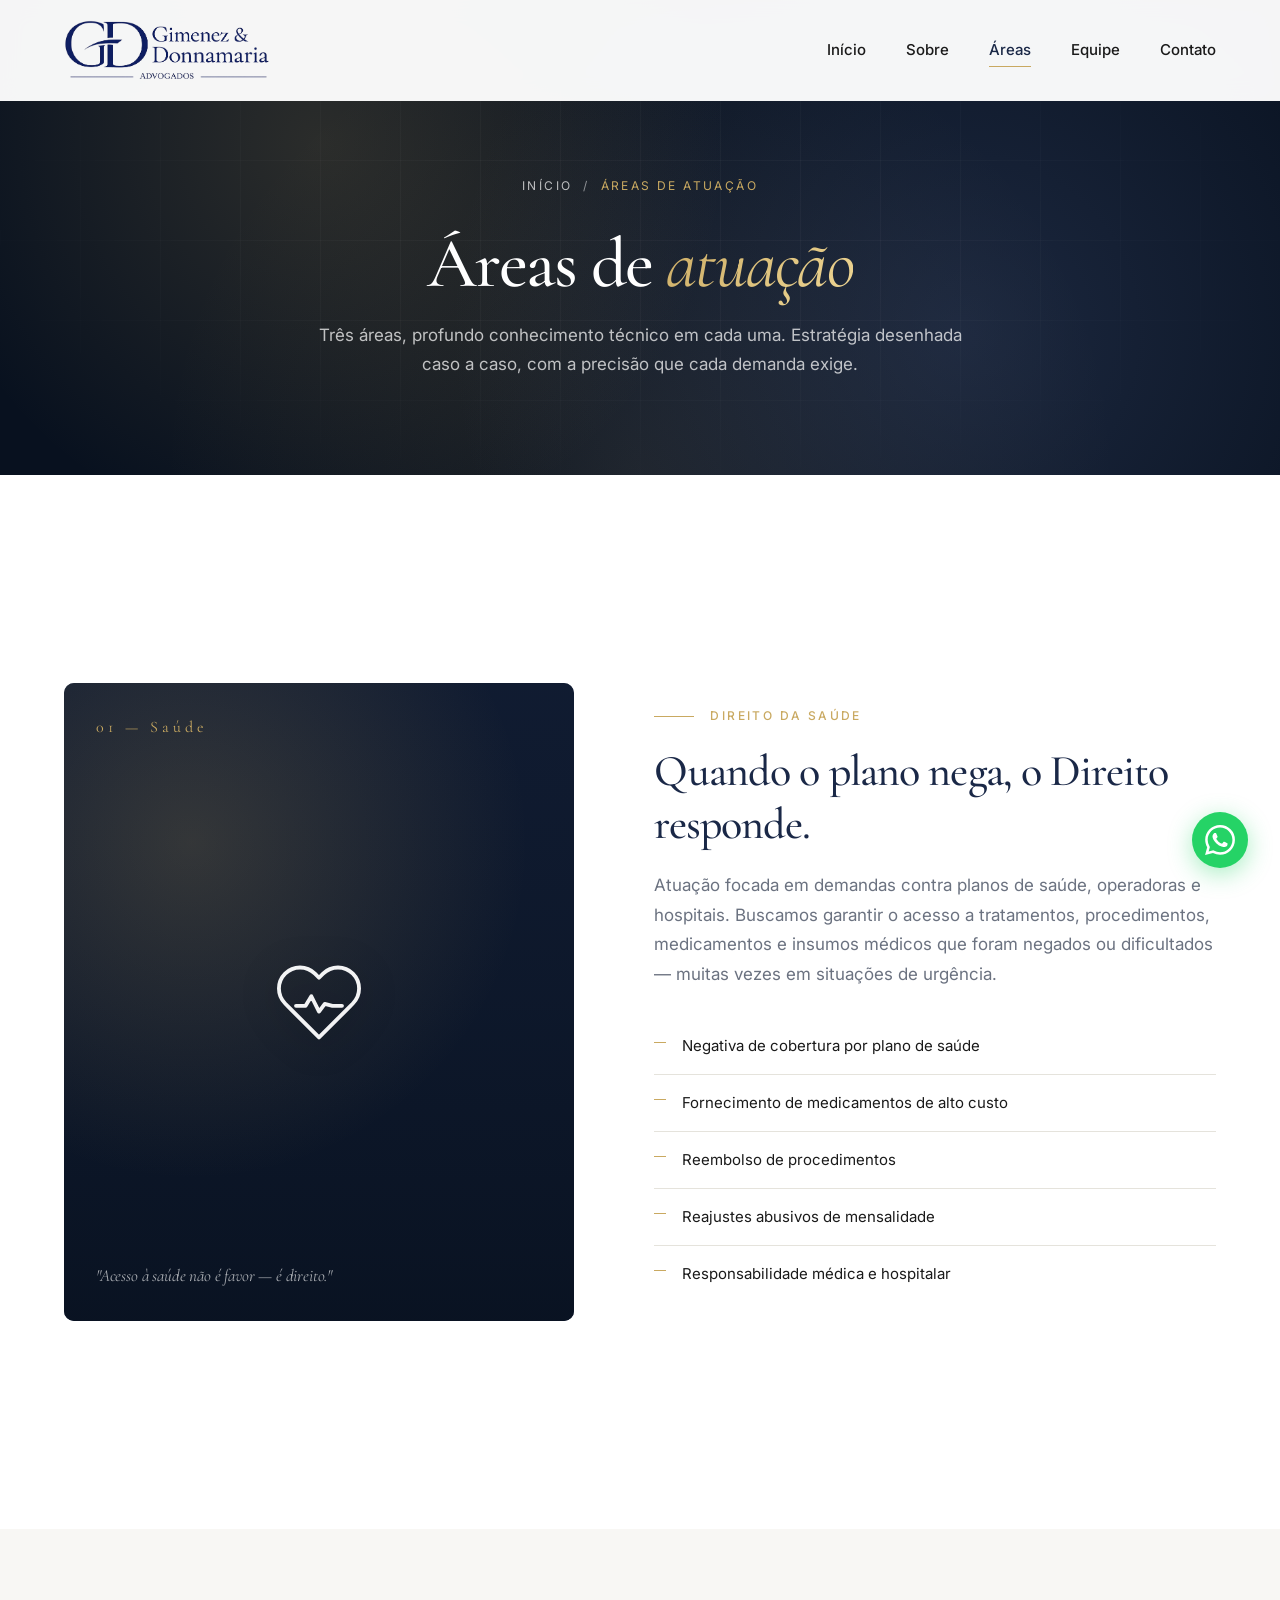
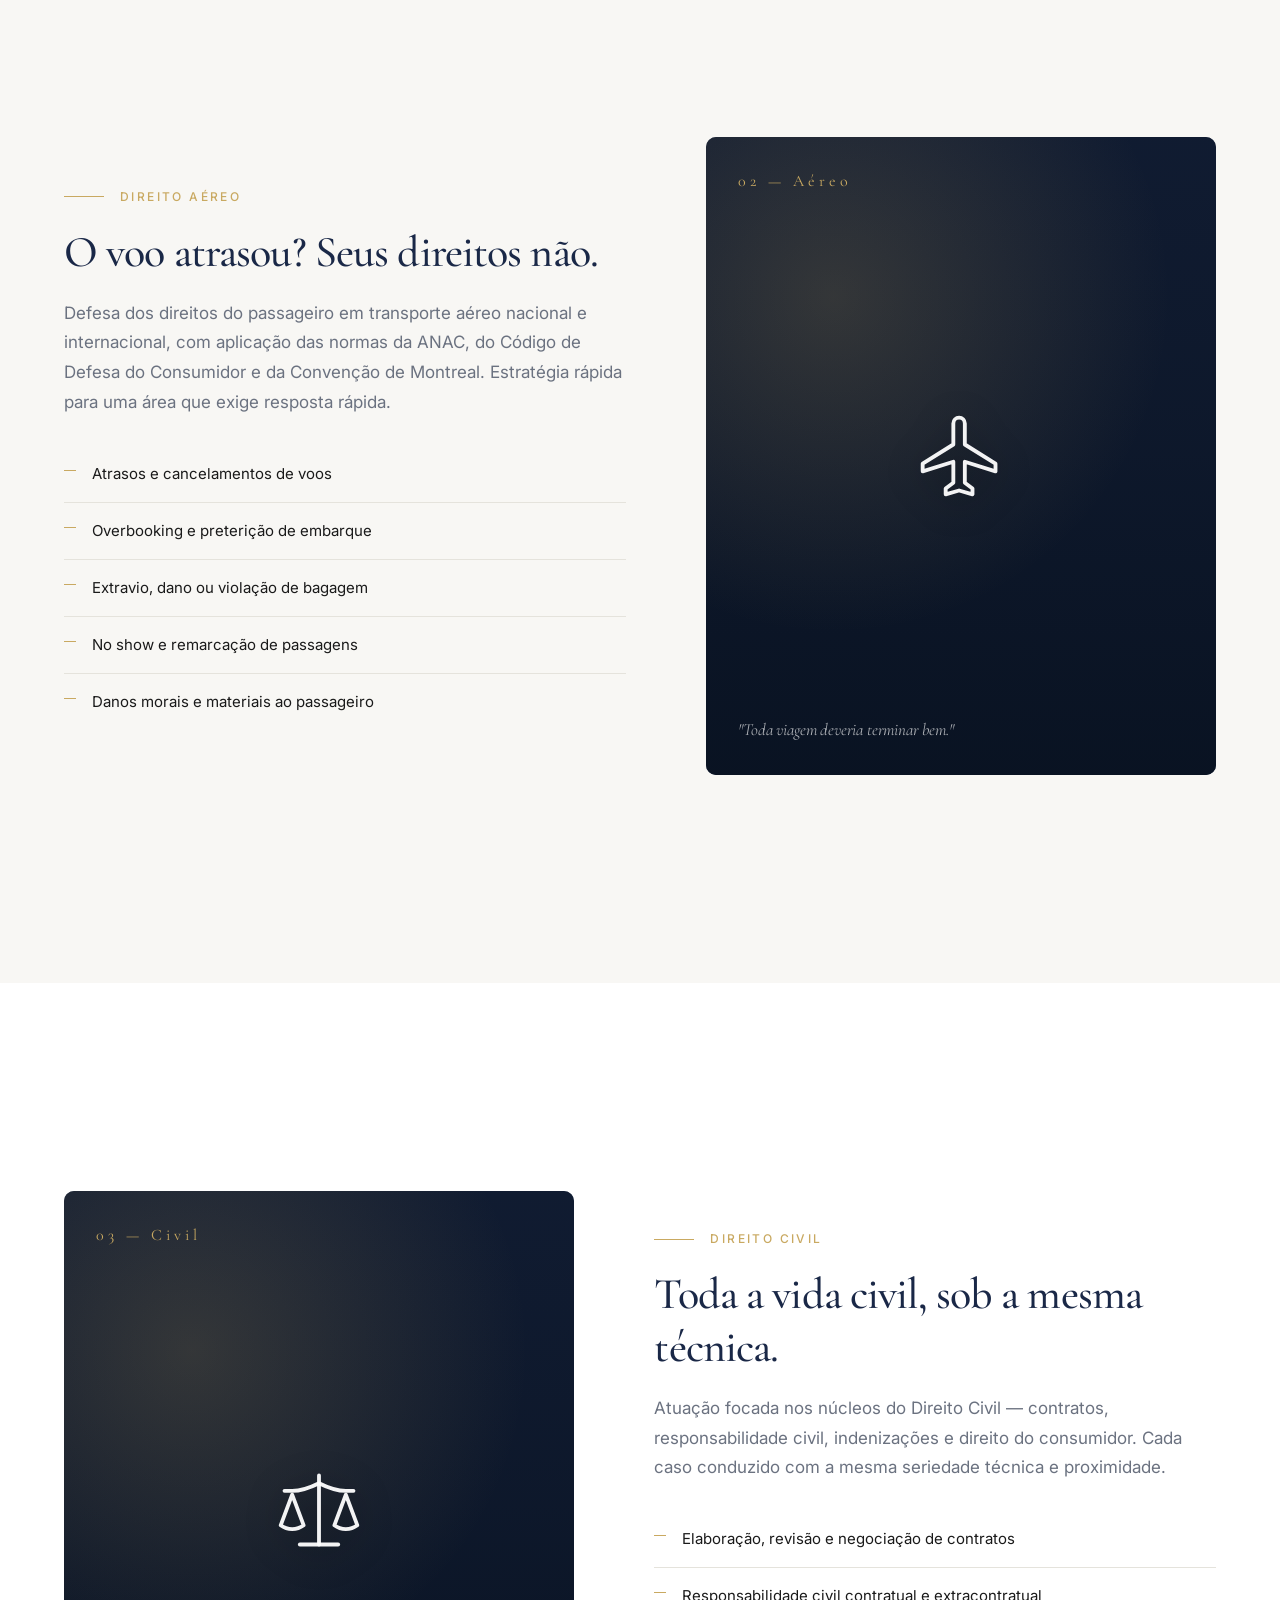
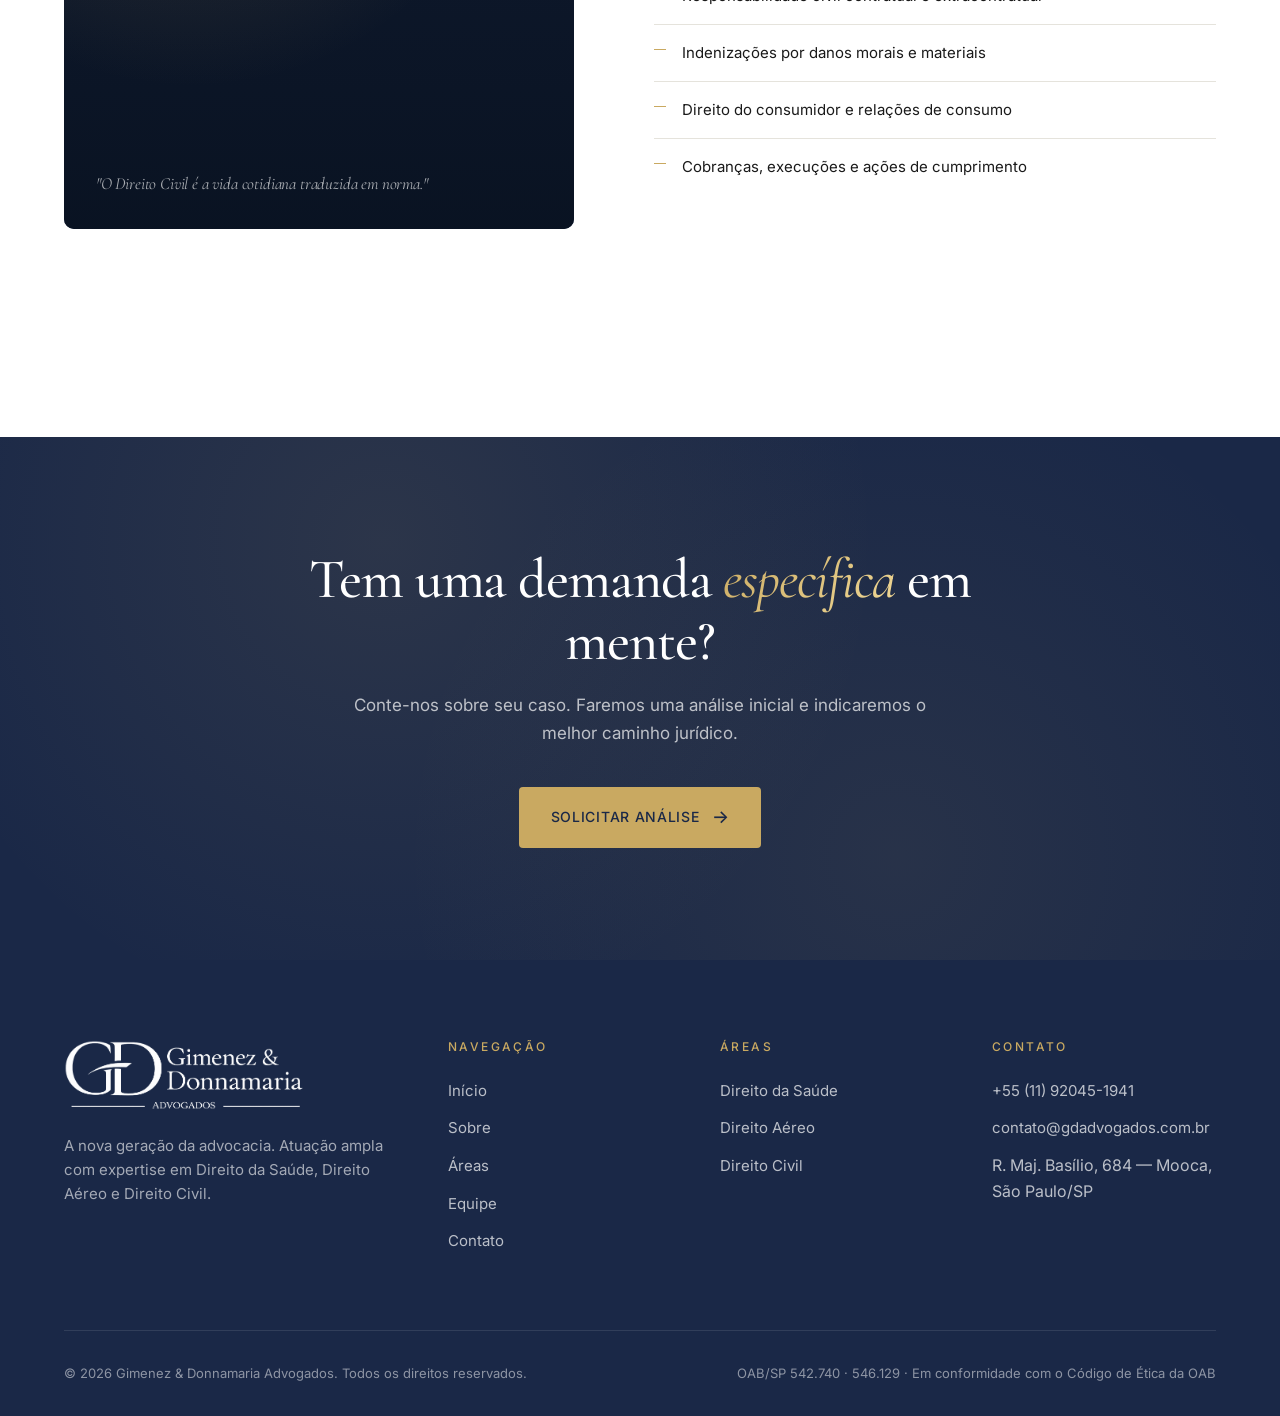
<file: areas.html>
<!DOCTYPE html>
<html lang="pt-BR">
<head>
  <meta charset="UTF-8">
  <meta name="viewport" content="width=device-width, initial-scale=1.0">
  <meta name="description" content="Áreas de atuação do Gimenez & Donnamaria Advogados — Direito da Saúde, Direito Aéreo e Direito Civil.">
  <title>Áreas de atuação — Gimenez &amp; Donnamaria Advogados</title>
  <link rel="stylesheet" href="css/style.css">
  <link rel="preconnect" href="https://fonts.googleapis.com">
  <link rel="preconnect" href="https://fonts.gstatic.com" crossorigin>
</head>
<body>

  <header class="site-header">
    <div class="container">
      <a href="index.html" class="logo">
        <img src="assets/logo.png" alt="Gimenez & Donnamaria Advogados" onerror="this.style.display='none'; this.nextElementSibling.style.display='block';">
        <span class="logo-fallback" style="display:none;">Gimenez &amp; Donnamaria<small>Advogados</small></span>
      </a>
      <input type="checkbox" id="nav-toggle" class="menu-toggle" hidden>
      <label for="nav-toggle" class="menu-icon" aria-label="Abrir menu"><span></span><span></span><span></span></label>
      <ul class="nav-menu">
        <li><a href="index.html">Início</a></li>
        <li><a href="sobre.html">Sobre</a></li>
        <li><a href="areas.html" class="active">Áreas</a></li>
        <li><a href="equipe.html">Equipe</a></li>
        <li><a href="contato.html">Contato</a></li>
      </ul>
    </div>
  </header>

  <!-- ====== PAGE HERO ====== -->
  <section class="page-hero">
    <div class="container">
      <div class="breadcrumb"><a href="index.html">Início</a> &nbsp;/&nbsp; <span>Áreas de atuação</span></div>
      <h1>Áreas de <em>atuação</em></h1>
      <p class="lead">Três áreas, profundo conhecimento técnico em cada uma. Estratégia desenhada caso a caso, com a precisão que cada demanda exige.</p>
    </div>
  </section>

  <!-- ====== ÁREA 1 — SAÚDE ====== -->
  <section id="saude">
    <div class="container">
      <div class="area-feature">
        <div class="area-feature-visual" style="background-image: url('https://images.unsplash.com/photo-1576091160399-112ba8d25d1d?auto=format&amp;fit=crop&amp;w=1400&amp;q=80')">
          <span class="area-feature-num">01 &mdash; Saúde</span>
          <svg class="area-feature-icon" viewBox="0 0 24 24" fill="none" stroke="currentColor" stroke-width="1" stroke-linecap="round" stroke-linejoin="round" aria-hidden="true">
            <path d="M20.84 4.61a5.5 5.5 0 00-7.78 0L12 5.67l-1.06-1.06a5.5 5.5 0 00-7.78 7.78l1.06 1.06L12 21.23l7.78-7.78 1.06-1.06a5.5 5.5 0 000-7.78z"/>
            <polyline points="6 13 8.5 13 10 10.5 12 14.5 13.5 12.5 15.5 13 18 13"/>
          </svg>
          <span class="area-feature-tag">"Acesso à saúde não é favor &mdash; é direito."</span>
        </div>
        <div class="area-feature-content reveal">
          <span class="eyebrow">Direito da Saúde</span>
          <h2>Quando o plano nega, o Direito responde.</h2>
          <p>
            Atuação focada em demandas contra planos de saúde, operadoras e hospitais. Buscamos garantir o acesso a tratamentos, procedimentos, medicamentos e insumos médicos que foram negados ou dificultados &mdash; muitas vezes em situações de urgência.
          </p>
          <ul class="area-feature-list">
            <li>Negativa de cobertura por plano de saúde</li>
            <li>Fornecimento de medicamentos de alto custo</li>
            <li>Reembolso de procedimentos</li>
            <li>Reajustes abusivos de mensalidade</li>
            <li>Responsabilidade médica e hospitalar</li>
          </ul>
        </div>
      </div>
    </div>
  </section>

  <!-- ====== ÁREA 2 — AÉREO ====== -->
  <section id="aereo" style="background: var(--bg-soft);">
    <div class="container">
      <div class="area-feature reverse">
        <div class="area-feature-visual" style="background-image: url('https://images.unsplash.com/photo-1436491865332-7a61a109cc05?auto=format&amp;fit=crop&amp;w=1400&amp;q=80')">
          <span class="area-feature-num">02 &mdash; Aéreo</span>
          <svg class="area-feature-icon" viewBox="0 0 24 24" fill="none" stroke="currentColor" stroke-width="1" stroke-linecap="round" stroke-linejoin="round" aria-hidden="true">
            <path d="M21 16v-2L13 9V3.5a1.5 1.5 0 00-3 0V9L2 14v2l8-2.5V19l-2 1.5V22l3.5-1 3.5 1v-1.5L13 19v-5.5L21 16z"/>
          </svg>
          <span class="area-feature-tag">"Toda viagem deveria terminar bem."</span>
        </div>
        <div class="area-feature-content reveal">
          <span class="eyebrow">Direito Aéreo</span>
          <h2>O voo atrasou? Seus direitos não.</h2>
          <p>
            Defesa dos direitos do passageiro em transporte aéreo nacional e internacional, com aplicação das normas da ANAC, do Código de Defesa do Consumidor e da Convenção de Montreal. Estratégia rápida para uma área que exige resposta rápida.
          </p>
          <ul class="area-feature-list">
            <li>Atrasos e cancelamentos de voos</li>
            <li>Overbooking e preterição de embarque</li>
            <li>Extravio, dano ou violação de bagagem</li>
            <li>No show e remarcação de passagens</li>
            <li>Danos morais e materiais ao passageiro</li>
          </ul>
        </div>
      </div>
    </div>
  </section>

  <!-- ====== ÁREA 3 — CIVIL ====== -->
  <section id="civil">
    <div class="container">
      <div class="area-feature">
        <div class="area-feature-visual" style="background-image: url('https://images.unsplash.com/photo-1589994965851-a8f479c573a9?auto=format&amp;fit=crop&amp;w=1400&amp;q=80')">
          <span class="area-feature-num">03 &mdash; Civil</span>
          <svg class="area-feature-icon" viewBox="0 0 24 24" fill="none" stroke="currentColor" stroke-width="1" stroke-linecap="round" stroke-linejoin="round" aria-hidden="true">
            <path d="M16 16l3-8 3 8c-.87.65-1.92 1-3 1s-2.13-.35-3-1z"/>
            <path d="M2 16l3-8 3 8c-.87.65-1.92 1-3 1s-2.13-.35-3-1z"/>
            <path d="M7 21h10"/>
            <path d="M12 3v18"/>
            <path d="M3 7h2c2 0 5-1 7-2 2 1 5 2 7 2h2"/>
          </svg>
          <span class="area-feature-tag">"O Direito Civil é a vida cotidiana traduzida em norma."</span>
        </div>
        <div class="area-feature-content reveal">
          <span class="eyebrow">Direito Civil</span>
          <h2>Toda a vida civil, sob a mesma técnica.</h2>
          <p>
            Atuação focada nos núcleos do Direito Civil &mdash; contratos, responsabilidade civil, indenizações e direito do consumidor. Cada caso conduzido com a mesma seriedade técnica e proximidade.
          </p>
          <ul class="area-feature-list">
            <li>Elaboração, revisão e negociação de contratos</li>
            <li>Responsabilidade civil contratual e extracontratual</li>
            <li>Indenizações por danos morais e materiais</li>
            <li>Direito do consumidor e relações de consumo</li>
            <li>Cobranças, execuções e ações de cumprimento</li>
          </ul>
        </div>
      </div>
    </div>
  </section>

  <!-- ====== CTA ====== -->
  <section class="cta-band">
    <div class="container">
      <div class="reveal">
        <h2>Tem uma demanda <em>específica</em> em mente?</h2>
        <p>Conte-nos sobre seu caso. Faremos uma análise inicial e indicaremos o melhor caminho jurídico.</p>
        <a href="contato.html" class="btn btn-primary btn-arrow">Solicitar análise</a>
      </div>
    </div>
  </section>

  <footer class="site-footer">
    <div class="container">
      <div class="footer-grid">
        <div class="footer-brand">
          <img src="assets/logo.png" alt="Gimenez & Donnamaria Advogados" onerror="this.style.display='none';">
          <p>A nova geração da advocacia. Atuação ampla com expertise em Direito da Saúde, Direito Aéreo e Direito Civil.</p>
        </div>
        <div>
          <h4 class="footer-title">Navegação</h4>
          <ul class="footer-links">
            <li><a href="index.html">Início</a></li>
            <li><a href="sobre.html">Sobre</a></li>
            <li><a href="areas.html">Áreas</a></li>
            <li><a href="equipe.html">Equipe</a></li>
            <li><a href="contato.html">Contato</a></li>
          </ul>
        </div>
        <div>
          <h4 class="footer-title">Áreas</h4>
          <ul class="footer-links">
            <li><a href="areas.html#saude">Direito da Saúde</a></li>
            <li><a href="areas.html#aereo">Direito Aéreo</a></li>
            <li><a href="areas.html#civil">Direito Civil</a></li>
          </ul>
        </div>
        <div>
          <h4 class="footer-title">Contato</h4>
          <ul class="footer-links">
            <li><a href="tel:+5511920451941">+55 (11) 92045-1941</a></li>
            <li><a href="mailto:contato@gdadvogados.com.br">contato@gdadvogados.com.br</a></li>
            <li>R. Maj. Basílio, 684 — Mooca, São Paulo/SP</li>
          </ul>
        </div>
      </div>
      <div class="footer-bottom">
        <div>&copy; 2026 Gimenez &amp; Donnamaria Advogados. Todos os direitos reservados.</div>
        <div>OAB/SP 542.740 &middot; 546.129 &middot; Em conformidade com o Código de Ética da OAB</div>
      </div>
    </div>
  </footer>

  <a href="https://wa.me/5511920451941?text=Ol%C3%A1!%20Gostaria%20de%20mais%20informa%C3%A7%C3%B5es." class="whatsapp-float" target="_blank" rel="noopener" aria-label="Fale conosco pelo WhatsApp">
    <svg viewBox="0 0 24 24" fill="currentColor" aria-hidden="true">
      <path d="M17.472 14.382c-.297-.149-1.758-.867-2.03-.967-.273-.099-.471-.148-.67.15-.197.297-.767.966-.94 1.164-.173.199-.347.223-.644.075-.297-.15-1.255-.463-2.39-1.475-.883-.788-1.48-1.761-1.653-2.059-.173-.297-.018-.458.13-.606.134-.133.298-.347.446-.52.149-.174.198-.298.298-.497.099-.198.05-.371-.025-.52-.075-.149-.669-1.612-.916-2.207-.242-.579-.487-.5-.669-.51-.173-.008-.371-.01-.57-.01-.198 0-.52.074-.792.372-.272.297-1.04 1.016-1.04 2.479 0 1.462 1.065 2.875 1.213 3.074.149.198 2.096 3.2 5.077 4.487.709.306 1.262.489 1.694.625.712.227 1.36.195 1.871.118.571-.085 1.758-.719 2.006-1.413.248-.694.248-1.289.173-1.413-.074-.124-.272-.198-.57-.347m-5.421 7.403h-.004a9.87 9.87 0 01-5.031-1.378l-.361-.214-3.741.982.998-3.648-.235-.374a9.86 9.86 0 01-1.51-5.26c.001-5.45 4.436-9.884 9.888-9.884 2.64 0 5.122 1.03 6.988 2.898a9.825 9.825 0 012.893 6.994c-.003 5.45-4.437 9.884-9.885 9.884m8.413-18.297A11.815 11.815 0 0012.05 0C5.495 0 .16 5.335.157 11.892c0 2.096.547 4.142 1.588 5.945L.057 24l6.305-1.654a11.882 11.882 0 005.683 1.448h.005c6.554 0 11.89-5.335 11.893-11.893a11.821 11.821 0 00-3.48-8.413z"/>
    </svg>
  </a>

</body>
</html>
</file>
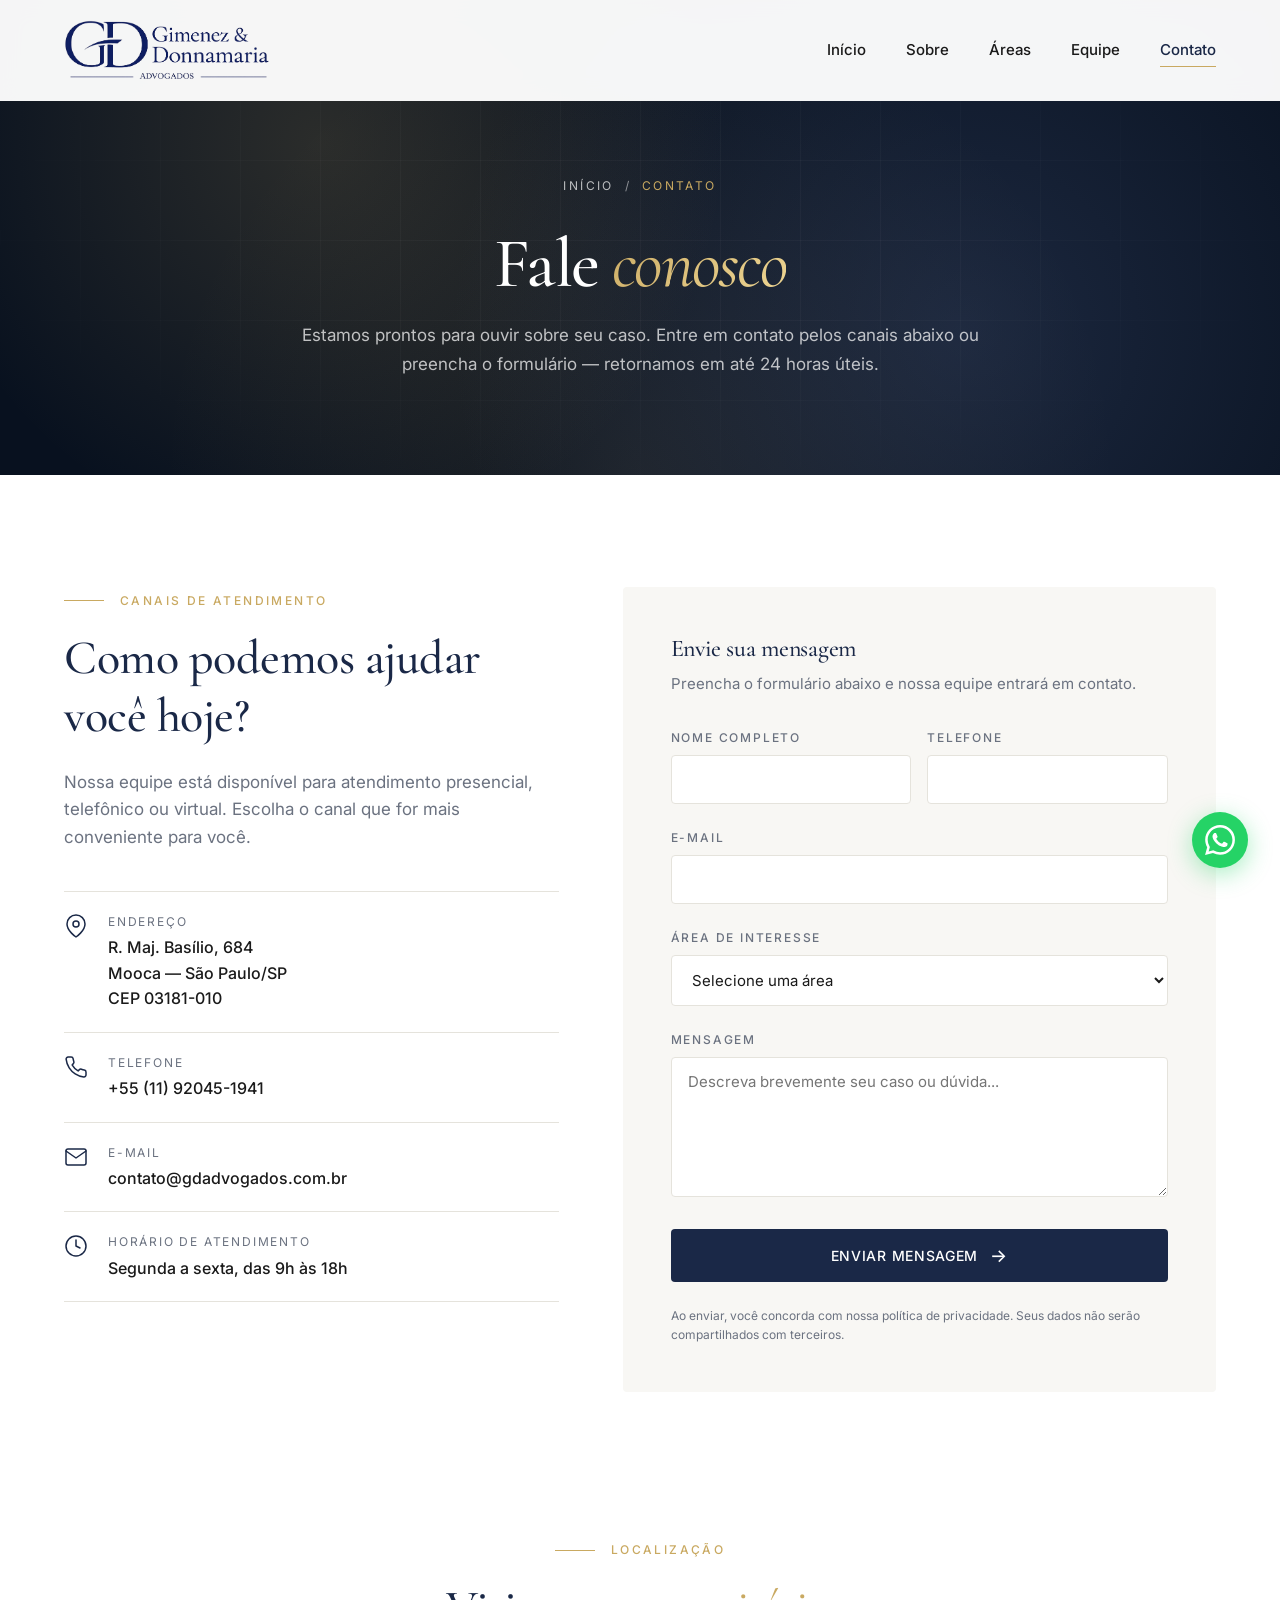
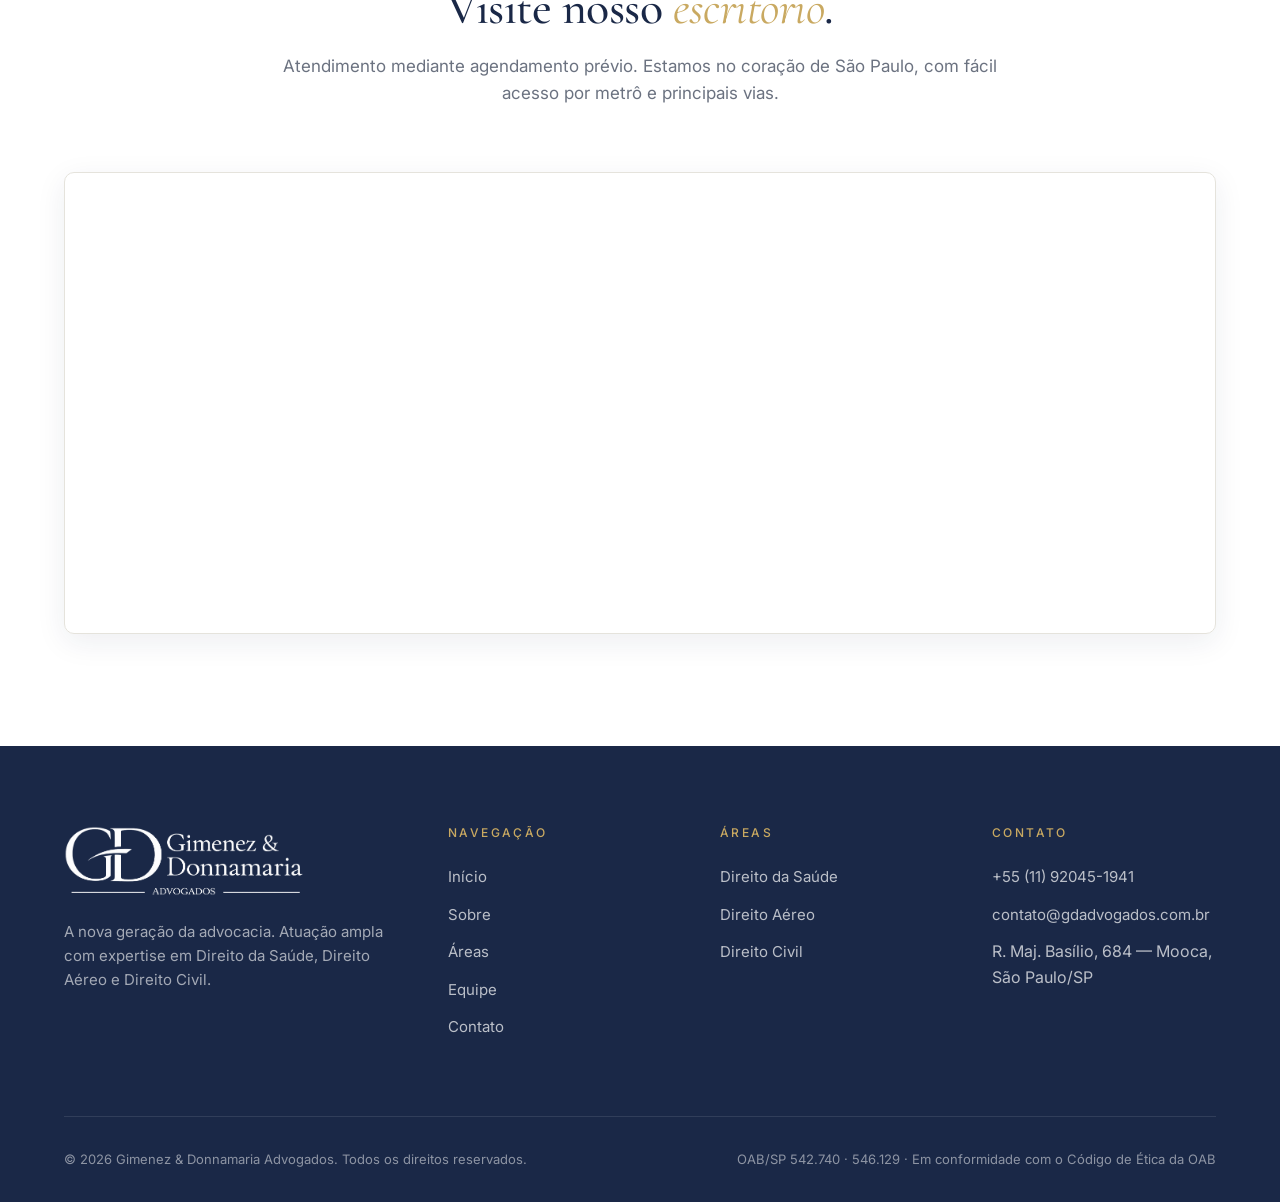
<file: contato.html>
<!DOCTYPE html>
<html lang="pt-BR">
<head>
  <meta charset="UTF-8">
  <meta name="viewport" content="width=device-width, initial-scale=1.0">
  <meta name="description" content="Entre em contato com o Gimenez & Donnamaria Advogados — agende sua consulta e converse com nossa equipe.">
  <title>Contato — Gimenez &amp; Donnamaria Advogados</title>
  <link rel="stylesheet" href="css/style.css">
  <link rel="preconnect" href="https://fonts.googleapis.com">
  <link rel="preconnect" href="https://fonts.gstatic.com" crossorigin>
</head>
<body>

  <header class="site-header">
    <div class="container">
      <a href="index.html" class="logo">
        <img src="assets/logo.png" alt="Gimenez & Donnamaria Advogados" onerror="this.style.display='none'; this.nextElementSibling.style.display='block';">
        <span class="logo-fallback" style="display:none;">Gimenez &amp; Donnamaria<small>Advogados</small></span>
      </a>
      <input type="checkbox" id="nav-toggle" class="menu-toggle" hidden>
      <label for="nav-toggle" class="menu-icon" aria-label="Abrir menu"><span></span><span></span><span></span></label>
      <ul class="nav-menu">
        <li><a href="index.html">Início</a></li>
        <li><a href="sobre.html">Sobre</a></li>
        <li><a href="areas.html">Áreas</a></li>
        <li><a href="equipe.html">Equipe</a></li>
        <li><a href="contato.html" class="active">Contato</a></li>
      </ul>
    </div>
  </header>

  <section class="page-hero">
    <div class="container">
      <div class="breadcrumb"><a href="index.html">Início</a> &nbsp;/&nbsp; <span>Contato</span></div>
      <h1>Fale <em>conosco</em></h1>
      <p class="lead">Estamos prontos para ouvir sobre seu caso. Entre em contato pelos canais abaixo ou preencha o formulário &mdash; retornamos em até 24 horas úteis.</p>
    </div>
  </section>

  <!-- ====== CONTATO ====== -->
  <section>
    <div class="container">
      <div class="contact-grid">

        <div class="contact-info reveal">
          <span class="eyebrow">Canais de atendimento</span>
          <h2>Como podemos ajudar você hoje?</h2>
          <p>Nossa equipe está disponível para atendimento presencial, telefônico ou virtual. Escolha o canal que for mais conveniente para você.</p>

          <div class="contact-item">
            <svg class="contact-item-icon" viewBox="0 0 24 24" fill="none" stroke="currentColor" stroke-width="1.5" stroke-linecap="round" stroke-linejoin="round" aria-hidden="true">
              <path d="M21 10c0 7-9 13-9 13s-9-6-9-13a9 9 0 0118 0z"/>
              <circle cx="12" cy="10" r="3"/>
            </svg>
            <div>
              <div class="contact-item-label">Endereço</div>
              <div class="contact-item-value">R. Maj. Basílio, 684<br>Mooca &mdash; São Paulo/SP<br>CEP 03181-010</div>
            </div>
          </div>

          <div class="contact-item">
            <svg class="contact-item-icon" viewBox="0 0 24 24" fill="none" stroke="currentColor" stroke-width="1.5" stroke-linecap="round" stroke-linejoin="round" aria-hidden="true">
              <path d="M22 16.92v3a2 2 0 01-2.18 2 19.79 19.79 0 01-8.63-3.07 19.5 19.5 0 01-6-6 19.79 19.79 0 01-3.07-8.67A2 2 0 014.11 2h3a2 2 0 012 1.72 12.84 12.84 0 00.7 2.81 2 2 0 01-.45 2.11L8.09 9.91a16 16 0 006 6l1.27-1.27a2 2 0 012.11-.45 12.84 12.84 0 002.81.7A2 2 0 0122 16.92z"/>
            </svg>
            <div>
              <div class="contact-item-label">Telefone</div>
              <div class="contact-item-value"><a href="tel:+5511920451941">+55 (11) 92045-1941</a></div>
            </div>
          </div>

          <div class="contact-item">
            <svg class="contact-item-icon" viewBox="0 0 24 24" fill="none" stroke="currentColor" stroke-width="1.5" stroke-linecap="round" stroke-linejoin="round" aria-hidden="true">
              <path d="M4 4h16c1.1 0 2 .9 2 2v12c0 1.1-.9 2-2 2H4c-1.1 0-2-.9-2-2V6c0-1.1.9-2 2-2z"/>
              <polyline points="22,6 12,13 2,6"/>
            </svg>
            <div>
              <div class="contact-item-label">E-mail</div>
              <div class="contact-item-value"><a href="mailto:contato@gdadvogados.com.br">contato@gdadvogados.com.br</a></div>
            </div>
          </div>

          <div class="contact-item">
            <svg class="contact-item-icon" viewBox="0 0 24 24" fill="none" stroke="currentColor" stroke-width="1.5" stroke-linecap="round" stroke-linejoin="round" aria-hidden="true">
              <circle cx="12" cy="12" r="10"/>
              <polyline points="12 6 12 12 16 14"/>
            </svg>
            <div>
              <div class="contact-item-label">Horário de atendimento</div>
              <div class="contact-item-value">Segunda a sexta, das 9h às 18h</div>
            </div>
          </div>
        </div>

        <form class="contact-form reveal" action="#" method="POST">
          <h3 style="margin-bottom: 0.5rem;">Envie sua mensagem</h3>
          <p style="font-size: 0.9375rem; margin-bottom: 2rem;">Preencha o formulário abaixo e nossa equipe entrará em contato.</p>

          <div class="form-row">
            <div class="form-group">
              <label class="form-label" for="nome">Nome completo</label>
              <input type="text" id="nome" name="nome" class="form-control" required>
            </div>
            <div class="form-group">
              <label class="form-label" for="telefone">Telefone</label>
              <input type="tel" id="telefone" name="telefone" class="form-control" required>
            </div>
          </div>

          <div class="form-group">
            <label class="form-label" for="email">E-mail</label>
            <input type="email" id="email" name="email" class="form-control" required>
          </div>

          <div class="form-group">
            <label class="form-label" for="assunto">Área de interesse</label>
            <select id="assunto" name="assunto" class="form-control" required>
              <option value="">Selecione uma área</option>
              <option value="saude">Direito da Saúde</option>
              <option value="aereo">Direito Aéreo</option>
              <option value="civil">Direito Civil</option>
              <option value="consumidor">Direito do Consumidor</option>
              <option value="familia">Família e Sucessões</option>
              <option value="outros">Outras demandas</option>
            </select>
          </div>

          <div class="form-group">
            <label class="form-label" for="mensagem">Mensagem</label>
            <textarea id="mensagem" name="mensagem" class="form-control" placeholder="Descreva brevemente seu caso ou dúvida..." required></textarea>
          </div>

          <button type="submit" class="btn btn-primary btn-arrow form-submit">Enviar mensagem</button>

          <p style="font-size: 0.75rem; margin-top: 1.5rem; margin-bottom: 0; color: var(--text-muted);">
            Ao enviar, você concorda com nossa política de privacidade. Seus dados não serão compartilhados com terceiros.
          </p>
        </form>

      </div>
    </div>
  </section>

  <!-- ====== MAPA / LOCALIZAÇÃO ====== -->
  <section style="padding-top: 2rem;">
    <div class="container">
      <div class="section-header reveal">
        <span class="eyebrow">Localização</span>
        <h2>Visite nosso <em style="font-family:var(--serif);font-style:italic;color:var(--gold);font-weight:400;">escritório</em>.</h2>
        <p>Atendimento mediante agendamento prévio. Estamos no coração de São Paulo, com fácil acesso por metrô e principais vias.</p>
      </div>

      <div class="reveal" style="border-radius: 10px; overflow: hidden; box-shadow: var(--shadow-md); border: 1px solid var(--border);">
        <iframe
          src="https://www.google.com/maps?q=R.+Maj.+Bas%C3%ADlio,+684+-+Mooca,+S%C3%A3o+Paulo+-+SP,+03181-010&amp;hl=pt-BR&amp;z=16&amp;output=embed"
          width="100%"
          height="460"
          style="border:0; display:block;"
          loading="lazy"
          referrerpolicy="no-referrer-when-downgrade"
          title="Localização do escritório Gimenez & Donnamaria — R. Maj. Basílio, 684, Mooca">
        </iframe>
      </div>
    </div>
  </section>

  <footer class="site-footer">
    <div class="container">
      <div class="footer-grid">
        <div class="footer-brand">
          <img src="assets/logo.png" alt="Gimenez & Donnamaria Advogados" onerror="this.style.display='none';">
          <p>A nova geração da advocacia. Atuação ampla com expertise em Direito da Saúde, Direito Aéreo e Direito Civil.</p>
        </div>
        <div>
          <h4 class="footer-title">Navegação</h4>
          <ul class="footer-links">
            <li><a href="index.html">Início</a></li>
            <li><a href="sobre.html">Sobre</a></li>
            <li><a href="areas.html">Áreas</a></li>
            <li><a href="equipe.html">Equipe</a></li>
            <li><a href="contato.html">Contato</a></li>
          </ul>
        </div>
        <div>
          <h4 class="footer-title">Áreas</h4>
          <ul class="footer-links">
            <li><a href="areas.html#saude">Direito da Saúde</a></li>
            <li><a href="areas.html#aereo">Direito Aéreo</a></li>
            <li><a href="areas.html#civil">Direito Civil</a></li>
          </ul>
        </div>
        <div>
          <h4 class="footer-title">Contato</h4>
          <ul class="footer-links">
            <li><a href="tel:+5511920451941">+55 (11) 92045-1941</a></li>
            <li><a href="mailto:contato@gdadvogados.com.br">contato@gdadvogados.com.br</a></li>
            <li>R. Maj. Basílio, 684 — Mooca, São Paulo/SP</li>
          </ul>
        </div>
      </div>
      <div class="footer-bottom">
        <div>&copy; 2026 Gimenez &amp; Donnamaria Advogados. Todos os direitos reservados.</div>
        <div>OAB/SP 542.740 &middot; 546.129 &middot; Em conformidade com o Código de Ética da OAB</div>
      </div>
    </div>
  </footer>

  <a href="https://wa.me/5511920451941?text=Ol%C3%A1!%20Gostaria%20de%20mais%20informa%C3%A7%C3%B5es." class="whatsapp-float" target="_blank" rel="noopener" aria-label="Fale conosco pelo WhatsApp">
    <svg viewBox="0 0 24 24" fill="currentColor" aria-hidden="true">
      <path d="M17.472 14.382c-.297-.149-1.758-.867-2.03-.967-.273-.099-.471-.148-.67.15-.197.297-.767.966-.94 1.164-.173.199-.347.223-.644.075-.297-.15-1.255-.463-2.39-1.475-.883-.788-1.48-1.761-1.653-2.059-.173-.297-.018-.458.13-.606.134-.133.298-.347.446-.52.149-.174.198-.298.298-.497.099-.198.05-.371-.025-.52-.075-.149-.669-1.612-.916-2.207-.242-.579-.487-.5-.669-.51-.173-.008-.371-.01-.57-.01-.198 0-.52.074-.792.372-.272.297-1.04 1.016-1.04 2.479 0 1.462 1.065 2.875 1.213 3.074.149.198 2.096 3.2 5.077 4.487.709.306 1.262.489 1.694.625.712.227 1.36.195 1.871.118.571-.085 1.758-.719 2.006-1.413.248-.694.248-1.289.173-1.413-.074-.124-.272-.198-.57-.347m-5.421 7.403h-.004a9.87 9.87 0 01-5.031-1.378l-.361-.214-3.741.982.998-3.648-.235-.374a9.86 9.86 0 01-1.51-5.26c.001-5.45 4.436-9.884 9.888-9.884 2.64 0 5.122 1.03 6.988 2.898a9.825 9.825 0 012.893 6.994c-.003 5.45-4.437 9.884-9.885 9.884m8.413-18.297A11.815 11.815 0 0012.05 0C5.495 0 .16 5.335.157 11.892c0 2.096.547 4.142 1.588 5.945L.057 24l6.305-1.654a11.882 11.882 0 005.683 1.448h.005c6.554 0 11.89-5.335 11.893-11.893a11.821 11.821 0 00-3.48-8.413z"/>
    </svg>
  </a>

</body>
</html>
</file>
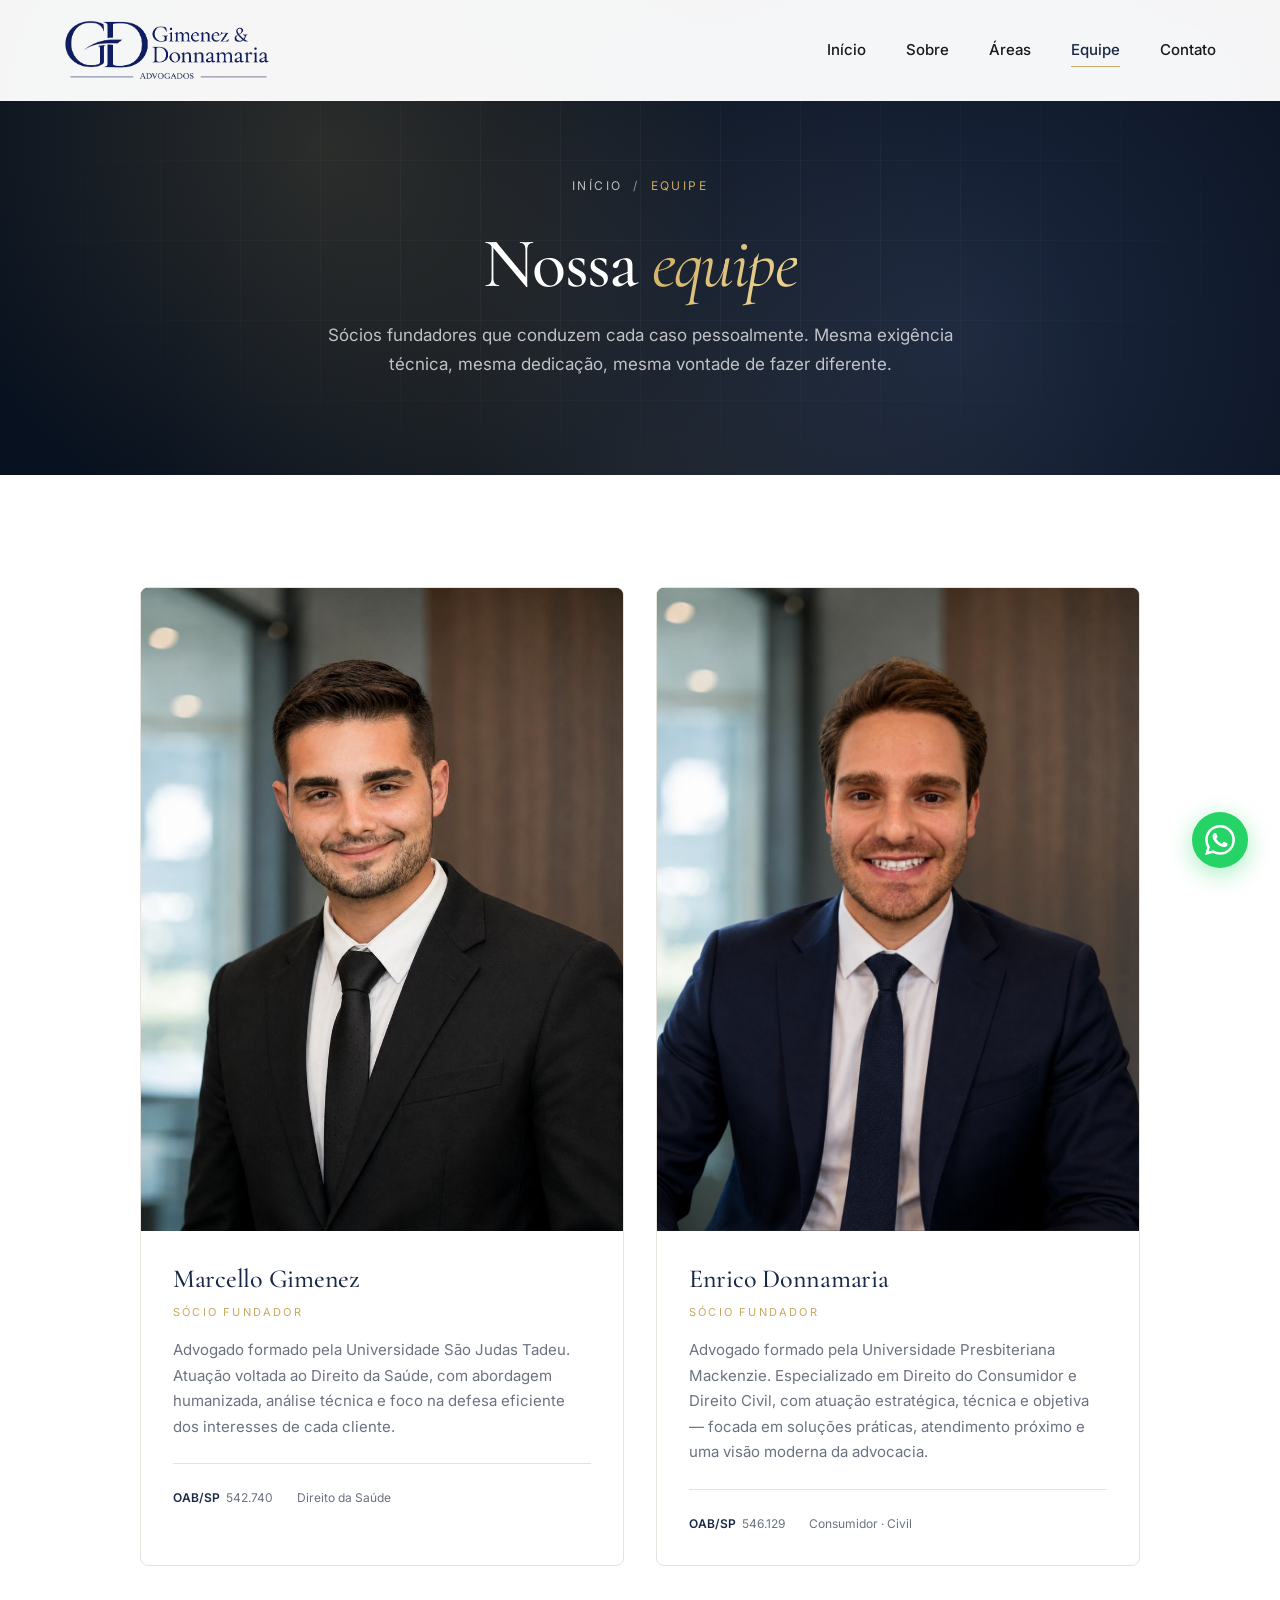
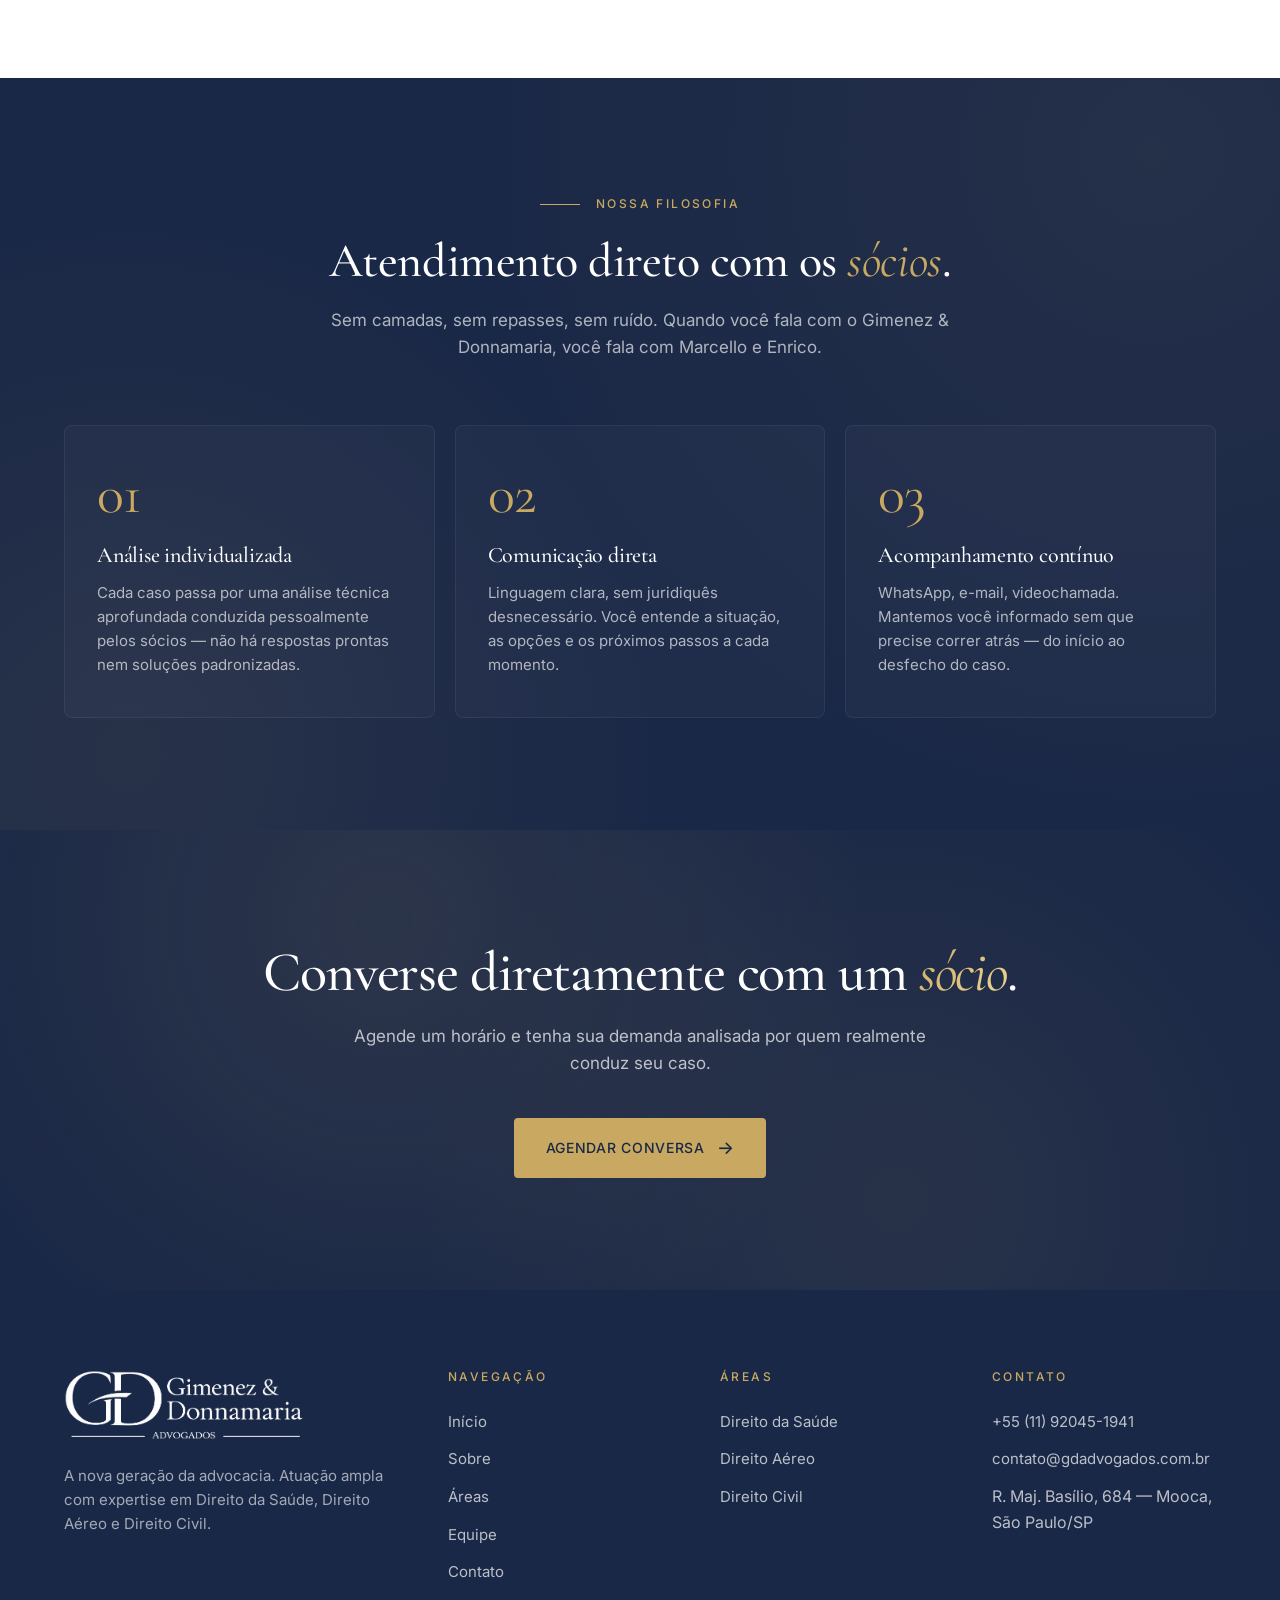
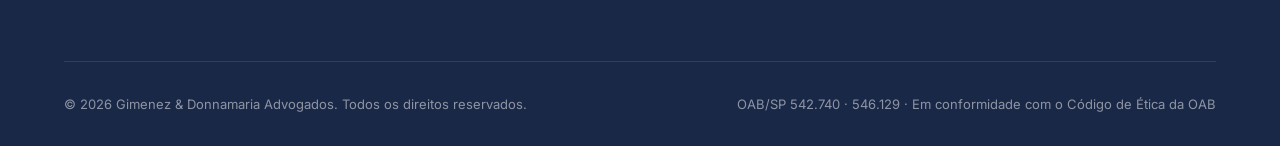
<file: equipe.html>
<!DOCTYPE html>
<html lang="pt-BR">
<head>
  <meta charset="UTF-8">
  <meta name="viewport" content="width=device-width, initial-scale=1.0">
  <meta name="description" content="Conheça Marcello Gimenez e Enrico Donnamaria — sócios fundadores do Gimenez & Donnamaria Advogados.">
  <title>Equipe — Gimenez &amp; Donnamaria Advogados</title>
  <link rel="stylesheet" href="css/style.css">
  <link rel="preconnect" href="https://fonts.googleapis.com">
  <link rel="preconnect" href="https://fonts.gstatic.com" crossorigin>
</head>
<body>

  <header class="site-header">
    <div class="container">
      <a href="index.html" class="logo">
        <img src="assets/logo.png" alt="Gimenez & Donnamaria Advogados" onerror="this.style.display='none'; this.nextElementSibling.style.display='block';">
        <span class="logo-fallback" style="display:none;">Gimenez &amp; Donnamaria<small>Advogados</small></span>
      </a>
      <input type="checkbox" id="nav-toggle" class="menu-toggle" hidden>
      <label for="nav-toggle" class="menu-icon" aria-label="Abrir menu"><span></span><span></span><span></span></label>
      <ul class="nav-menu">
        <li><a href="index.html">Início</a></li>
        <li><a href="sobre.html">Sobre</a></li>
        <li><a href="areas.html">Áreas</a></li>
        <li><a href="equipe.html" class="active">Equipe</a></li>
        <li><a href="contato.html">Contato</a></li>
      </ul>
    </div>
  </header>

  <section class="page-hero">
    <div class="container">
      <div class="breadcrumb"><a href="index.html">Início</a> &nbsp;/&nbsp; <span>Equipe</span></div>
      <h1>Nossa <em>equipe</em></h1>
      <p class="lead">Sócios fundadores que conduzem cada caso pessoalmente. Mesma exigência técnica, mesma dedicação, mesma vontade de fazer diferente.</p>
    </div>
  </section>

  <!-- ====== EQUIPE ====== -->
  <section>
    <div class="container">
      <div class="team-grid-modern">
        <div class="team-card-modern reveal">
          <div class="team-photo-modern">
            <img src="assets/marcello.jpg" alt="Marcello Gimenez — Sócio fundador">
          </div>
          <div class="team-info">
            <h3>Marcello Gimenez</h3>
            <span class="team-role">Sócio fundador</span>
            <p>
              Advogado formado pela Universidade São Judas Tadeu. Atuação voltada ao Direito da Saúde, com abordagem humanizada, análise técnica e foco na defesa eficiente dos interesses de cada cliente.
            </p>
            <div class="team-meta">
              <span><strong>OAB/SP</strong> 542.740</span>
              <span>Direito da Saúde</span>
            </div>
          </div>
        </div>

        <div class="team-card-modern reveal">
          <div class="team-photo-modern">
            <img src="assets/enrico.jpg" alt="Enrico Donnamaria — Sócio fundador">
          </div>
          <div class="team-info">
            <h3>Enrico Donnamaria</h3>
            <span class="team-role">Sócio fundador</span>
            <p>
              Advogado formado pela Universidade Presbiteriana Mackenzie. Especializado em Direito do Consumidor e Direito Civil, com atuação estratégica, técnica e objetiva &mdash; focada em soluções práticas, atendimento próximo e uma visão moderna da advocacia.
            </p>
            <div class="team-meta">
              <span><strong>OAB/SP</strong> 546.129</span>
              <span>Consumidor &middot; Civil</span>
            </div>
          </div>
        </div>
      </div>
    </div>
  </section>

  <!-- ====== FILOSOFIA ====== -->
  <section class="diferenciais">
    <div class="container">
      <div class="section-header reveal">
        <span class="eyebrow">Nossa filosofia</span>
        <h2>Atendimento direto com os <em style="font-family:var(--serif);font-style:italic;color:var(--gold);font-weight:400;">sócios</em>.</h2>
        <p>Sem camadas, sem repasses, sem ruído. Quando você fala com o Gimenez &amp; Donnamaria, você fala com Marcello e Enrico.</p>
      </div>

      <div class="dif-grid">
        <article class="dif-card reveal">
          <div class="dif-number">01</div>
          <h3>Análise individualizada</h3>
          <p>Cada caso passa por uma análise técnica aprofundada conduzida pessoalmente pelos sócios &mdash; não há respostas prontas nem soluções padronizadas.</p>
        </article>

        <article class="dif-card reveal">
          <div class="dif-number">02</div>
          <h3>Comunicação direta</h3>
          <p>Linguagem clara, sem juridiquês desnecessário. Você entende a situação, as opções e os próximos passos a cada momento.</p>
        </article>

        <article class="dif-card reveal">
          <div class="dif-number">03</div>
          <h3>Acompanhamento contínuo</h3>
          <p>WhatsApp, e-mail, videochamada. Mantemos você informado sem que precise correr atrás &mdash; do início ao desfecho do caso.</p>
        </article>
      </div>
    </div>
  </section>

  <!-- ====== CTA ====== -->
  <section class="cta-band">
    <div class="container">
      <div class="reveal">
        <h2>Converse diretamente com um <em>sócio</em>.</h2>
        <p>Agende um horário e tenha sua demanda analisada por quem realmente conduz seu caso.</p>
        <a href="contato.html" class="btn btn-primary btn-arrow">Agendar conversa</a>
      </div>
    </div>
  </section>

  <footer class="site-footer">
    <div class="container">
      <div class="footer-grid">
        <div class="footer-brand">
          <img src="assets/logo.png" alt="Gimenez & Donnamaria Advogados" onerror="this.style.display='none';">
          <p>A nova geração da advocacia. Atuação ampla com expertise em Direito da Saúde, Direito Aéreo e Direito Civil.</p>
        </div>
        <div>
          <h4 class="footer-title">Navegação</h4>
          <ul class="footer-links">
            <li><a href="index.html">Início</a></li>
            <li><a href="sobre.html">Sobre</a></li>
            <li><a href="areas.html">Áreas</a></li>
            <li><a href="equipe.html">Equipe</a></li>
            <li><a href="contato.html">Contato</a></li>
          </ul>
        </div>
        <div>
          <h4 class="footer-title">Áreas</h4>
          <ul class="footer-links">
            <li><a href="areas.html#saude">Direito da Saúde</a></li>
            <li><a href="areas.html#aereo">Direito Aéreo</a></li>
            <li><a href="areas.html#civil">Direito Civil</a></li>
          </ul>
        </div>
        <div>
          <h4 class="footer-title">Contato</h4>
          <ul class="footer-links">
            <li><a href="tel:+5511920451941">+55 (11) 92045-1941</a></li>
            <li><a href="mailto:contato@gdadvogados.com.br">contato@gdadvogados.com.br</a></li>
            <li>R. Maj. Basílio, 684 — Mooca, São Paulo/SP</li>
          </ul>
        </div>
      </div>
      <div class="footer-bottom">
        <div>&copy; 2026 Gimenez &amp; Donnamaria Advogados. Todos os direitos reservados.</div>
        <div>OAB/SP 542.740 &middot; 546.129 &middot; Em conformidade com o Código de Ética da OAB</div>
      </div>
    </div>
  </footer>

  <a href="https://wa.me/5511920451941?text=Ol%C3%A1!%20Gostaria%20de%20mais%20informa%C3%A7%C3%B5es." class="whatsapp-float" target="_blank" rel="noopener" aria-label="Fale conosco pelo WhatsApp">
    <svg viewBox="0 0 24 24" fill="currentColor" aria-hidden="true">
      <path d="M17.472 14.382c-.297-.149-1.758-.867-2.03-.967-.273-.099-.471-.148-.67.15-.197.297-.767.966-.94 1.164-.173.199-.347.223-.644.075-.297-.15-1.255-.463-2.39-1.475-.883-.788-1.48-1.761-1.653-2.059-.173-.297-.018-.458.13-.606.134-.133.298-.347.446-.52.149-.174.198-.298.298-.497.099-.198.05-.371-.025-.52-.075-.149-.669-1.612-.916-2.207-.242-.579-.487-.5-.669-.51-.173-.008-.371-.01-.57-.01-.198 0-.52.074-.792.372-.272.297-1.04 1.016-1.04 2.479 0 1.462 1.065 2.875 1.213 3.074.149.198 2.096 3.2 5.077 4.487.709.306 1.262.489 1.694.625.712.227 1.36.195 1.871.118.571-.085 1.758-.719 2.006-1.413.248-.694.248-1.289.173-1.413-.074-.124-.272-.198-.57-.347m-5.421 7.403h-.004a9.87 9.87 0 01-5.031-1.378l-.361-.214-3.741.982.998-3.648-.235-.374a9.86 9.86 0 01-1.51-5.26c.001-5.45 4.436-9.884 9.888-9.884 2.64 0 5.122 1.03 6.988 2.898a9.825 9.825 0 012.893 6.994c-.003 5.45-4.437 9.884-9.885 9.884m8.413-18.297A11.815 11.815 0 0012.05 0C5.495 0 .16 5.335.157 11.892c0 2.096.547 4.142 1.588 5.945L.057 24l6.305-1.654a11.882 11.882 0 005.683 1.448h.005c6.554 0 11.89-5.335 11.893-11.893a11.821 11.821 0 00-3.48-8.413z"/>
    </svg>
  </a>

</body>
</html>
</file>
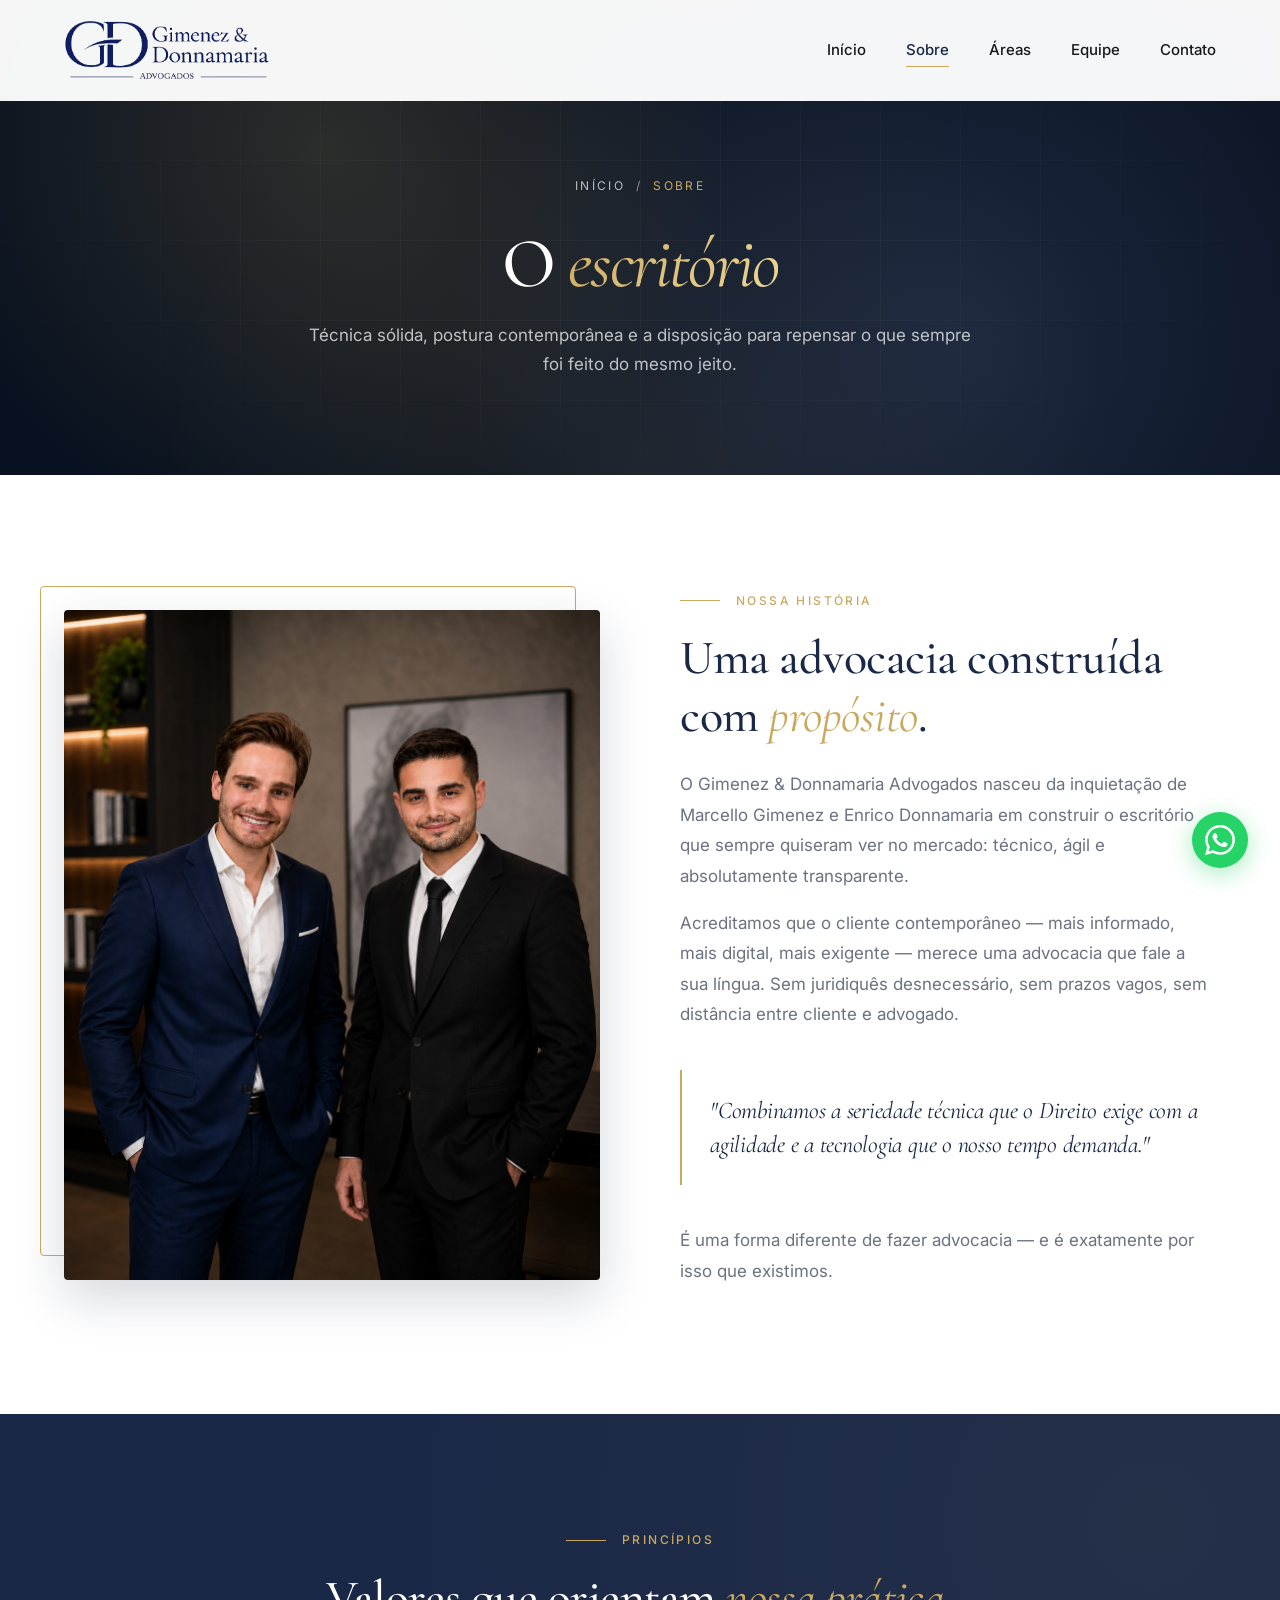
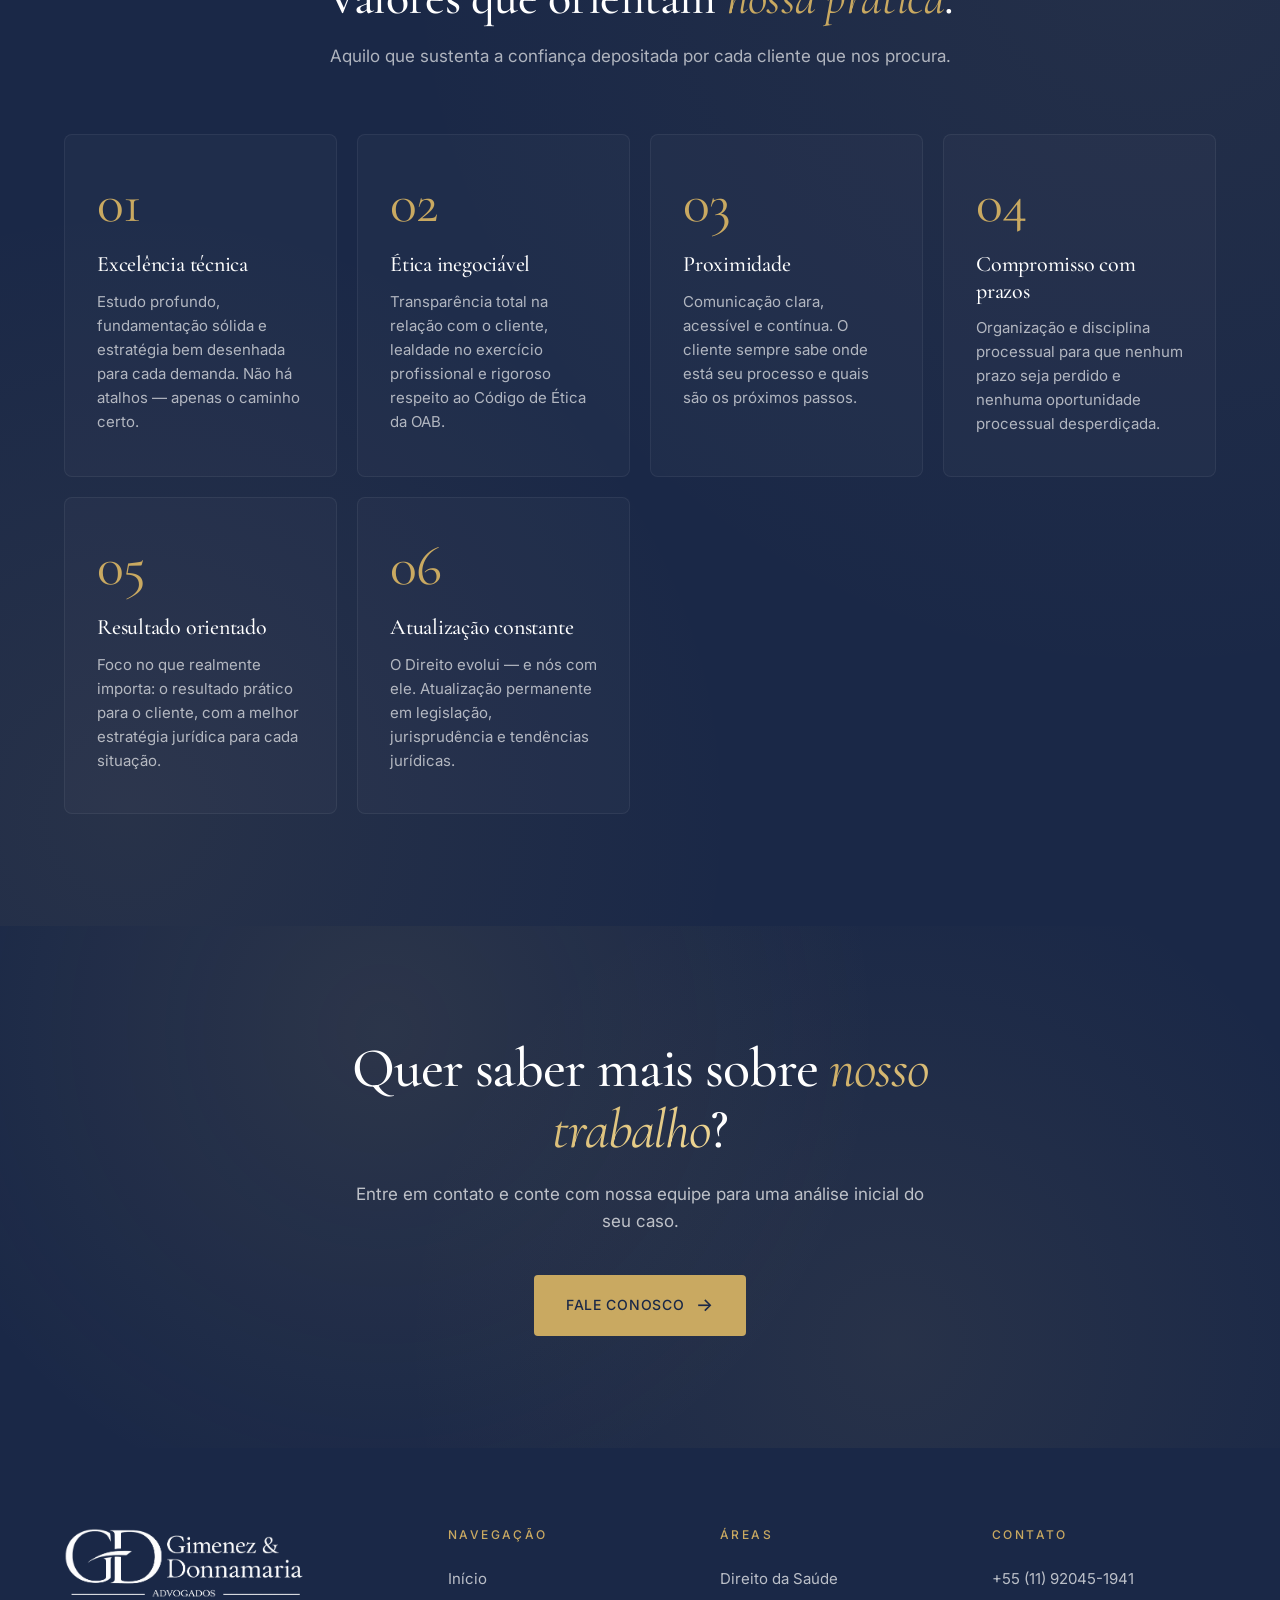
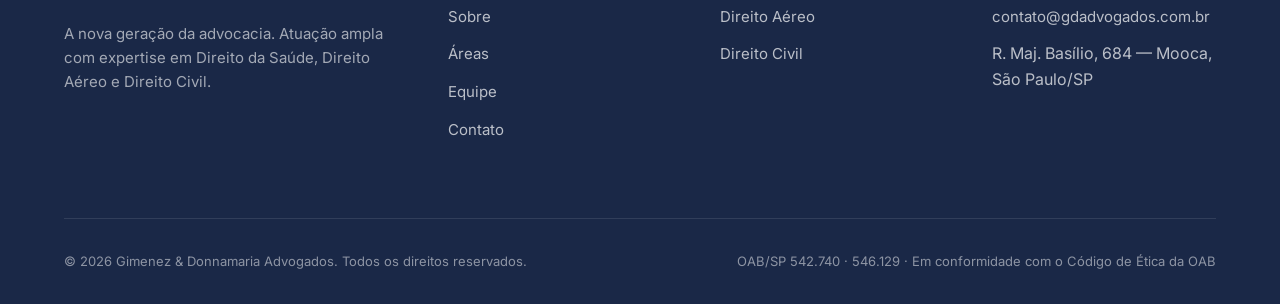
<file: sobre.html>
<!DOCTYPE html>
<html lang="pt-BR">
<head>
  <meta charset="UTF-8">
  <meta name="viewport" content="width=device-width, initial-scale=1.0">
  <meta name="description" content="Conheça o Gimenez & Donnamaria Advogados — história, valores e princípios que orientam nossa atuação.">
  <title>Sobre — Gimenez &amp; Donnamaria Advogados</title>
  <link rel="stylesheet" href="css/style.css">
  <link rel="preconnect" href="https://fonts.googleapis.com">
  <link rel="preconnect" href="https://fonts.gstatic.com" crossorigin>
</head>
<body>

  <header class="site-header">
    <div class="container">
      <a href="index.html" class="logo">
        <img src="assets/logo.png" alt="Gimenez & Donnamaria Advogados" onerror="this.style.display='none'; this.nextElementSibling.style.display='block';">
        <span class="logo-fallback" style="display:none;">Gimenez &amp; Donnamaria<small>Advogados</small></span>
      </a>
      <input type="checkbox" id="nav-toggle" class="menu-toggle" hidden>
      <label for="nav-toggle" class="menu-icon" aria-label="Abrir menu"><span></span><span></span><span></span></label>
      <ul class="nav-menu">
        <li><a href="index.html">Início</a></li>
        <li><a href="sobre.html" class="active">Sobre</a></li>
        <li><a href="areas.html">Áreas</a></li>
        <li><a href="equipe.html">Equipe</a></li>
        <li><a href="contato.html">Contato</a></li>
      </ul>
    </div>
  </header>

  <!-- ====== PAGE HERO ====== -->
  <section class="page-hero">
    <div class="container">
      <div class="breadcrumb"><a href="index.html">Início</a> &nbsp;/&nbsp; <span>Sobre</span></div>
      <h1>O <em>escritório</em></h1>
      <p class="lead">Técnica sólida, postura contemporânea e a disposição para repensar o que sempre foi feito do mesmo jeito.</p>
    </div>
  </section>

  <!-- ====== SOBRE PRINCIPAL ====== -->
  <section>
    <div class="container">
      <div class="about-grid">
        <div class="about-image reveal">
          <img src="assets/socios.png" alt="Marcello Gimenez e Enrico Donnamaria — sócios fundadores do Gimenez & Donnamaria Advogados">
        </div>
        <div class="about-content reveal">
          <span class="eyebrow">Nossa história</span>
          <h2>Uma advocacia construída com <em style="font-family:var(--serif);font-style:italic;color:var(--gold);font-weight:400;">propósito</em>.</h2>
          <p>
            O Gimenez &amp; Donnamaria Advogados nasceu da inquietação de Marcello Gimenez e Enrico Donnamaria em construir o escritório que sempre quiseram ver no mercado: técnico, ágil e absolutamente transparente.
          </p>
          <p>
            Acreditamos que o cliente contemporâneo &mdash; mais informado, mais digital, mais exigente &mdash; merece uma advocacia que fale a sua língua. Sem juridiquês desnecessário, sem prazos vagos, sem distância entre cliente e advogado.
          </p>
          <blockquote class="about-quote">
            "Combinamos a seriedade técnica que o Direito exige com a agilidade e a tecnologia que o nosso tempo demanda."
          </blockquote>
          <p>
            É uma forma diferente de fazer advocacia &mdash; e é exatamente por isso que existimos.
          </p>
        </div>
      </div>
    </div>
  </section>

  <!-- ====== VALORES ====== -->
  <section class="diferenciais">
    <div class="container">
      <div class="section-header reveal">
        <span class="eyebrow">Princípios</span>
        <h2>Valores que orientam <em style="font-family:var(--serif);font-style:italic;color:var(--gold);font-weight:400;">nossa prática</em>.</h2>
        <p>Aquilo que sustenta a confiança depositada por cada cliente que nos procura.</p>
      </div>

      <div class="dif-grid">
        <article class="dif-card reveal">
          <div class="dif-number">01</div>
          <h3>Excelência técnica</h3>
          <p>Estudo profundo, fundamentação sólida e estratégia bem desenhada para cada demanda. Não há atalhos — apenas o caminho certo.</p>
        </article>

        <article class="dif-card reveal">
          <div class="dif-number">02</div>
          <h3>Ética inegociável</h3>
          <p>Transparência total na relação com o cliente, lealdade no exercício profissional e rigoroso respeito ao Código de Ética da OAB.</p>
        </article>

        <article class="dif-card reveal">
          <div class="dif-number">03</div>
          <h3>Proximidade</h3>
          <p>Comunicação clara, acessível e contínua. O cliente sempre sabe onde está seu processo e quais são os próximos passos.</p>
        </article>

        <article class="dif-card reveal">
          <div class="dif-number">04</div>
          <h3>Compromisso com prazos</h3>
          <p>Organização e disciplina processual para que nenhum prazo seja perdido e nenhuma oportunidade processual desperdiçada.</p>
        </article>

        <article class="dif-card reveal">
          <div class="dif-number">05</div>
          <h3>Resultado orientado</h3>
          <p>Foco no que realmente importa: o resultado prático para o cliente, com a melhor estratégia jurídica para cada situação.</p>
        </article>

        <article class="dif-card reveal">
          <div class="dif-number">06</div>
          <h3>Atualização constante</h3>
          <p>O Direito evolui &mdash; e nós com ele. Atualização permanente em legislação, jurisprudência e tendências jurídicas.</p>
        </article>
      </div>
    </div>
  </section>

  <!-- ====== CTA ====== -->
  <section class="cta-band">
    <div class="container">
      <div class="reveal">
        <h2>Quer saber mais sobre <em>nosso trabalho</em>?</h2>
        <p>Entre em contato e conte com nossa equipe para uma análise inicial do seu caso.</p>
        <a href="contato.html" class="btn btn-primary btn-arrow">Fale conosco</a>
      </div>
    </div>
  </section>

  <!-- ====== FOOTER ====== -->
  <footer class="site-footer">
    <div class="container">
      <div class="footer-grid">
        <div class="footer-brand">
          <img src="assets/logo.png" alt="Gimenez & Donnamaria Advogados" onerror="this.style.display='none';">
          <p>A nova geração da advocacia. Atuação ampla com expertise em Direito da Saúde, Direito Aéreo e Direito Civil.</p>
        </div>
        <div>
          <h4 class="footer-title">Navegação</h4>
          <ul class="footer-links">
            <li><a href="index.html">Início</a></li>
            <li><a href="sobre.html">Sobre</a></li>
            <li><a href="areas.html">Áreas</a></li>
            <li><a href="equipe.html">Equipe</a></li>
            <li><a href="contato.html">Contato</a></li>
          </ul>
        </div>
        <div>
          <h4 class="footer-title">Áreas</h4>
          <ul class="footer-links">
            <li><a href="areas.html#saude">Direito da Saúde</a></li>
            <li><a href="areas.html#aereo">Direito Aéreo</a></li>
            <li><a href="areas.html#civil">Direito Civil</a></li>
          </ul>
        </div>
        <div>
          <h4 class="footer-title">Contato</h4>
          <ul class="footer-links">
            <li><a href="tel:+5511920451941">+55 (11) 92045-1941</a></li>
            <li><a href="mailto:contato@gdadvogados.com.br">contato@gdadvogados.com.br</a></li>
            <li>R. Maj. Basílio, 684 — Mooca, São Paulo/SP</li>
          </ul>
        </div>
      </div>
      <div class="footer-bottom">
        <div>&copy; 2026 Gimenez &amp; Donnamaria Advogados. Todos os direitos reservados.</div>
        <div>OAB/SP 542.740 &middot; 546.129 &middot; Em conformidade com o Código de Ética da OAB</div>
      </div>
    </div>
  </footer>

  <a href="https://wa.me/5511920451941?text=Ol%C3%A1!%20Gostaria%20de%20mais%20informa%C3%A7%C3%B5es." class="whatsapp-float" target="_blank" rel="noopener" aria-label="Fale conosco pelo WhatsApp">
    <svg viewBox="0 0 24 24" fill="currentColor" aria-hidden="true">
      <path d="M17.472 14.382c-.297-.149-1.758-.867-2.03-.967-.273-.099-.471-.148-.67.15-.197.297-.767.966-.94 1.164-.173.199-.347.223-.644.075-.297-.15-1.255-.463-2.39-1.475-.883-.788-1.48-1.761-1.653-2.059-.173-.297-.018-.458.13-.606.134-.133.298-.347.446-.52.149-.174.198-.298.298-.497.099-.198.05-.371-.025-.52-.075-.149-.669-1.612-.916-2.207-.242-.579-.487-.5-.669-.51-.173-.008-.371-.01-.57-.01-.198 0-.52.074-.792.372-.272.297-1.04 1.016-1.04 2.479 0 1.462 1.065 2.875 1.213 3.074.149.198 2.096 3.2 5.077 4.487.709.306 1.262.489 1.694.625.712.227 1.36.195 1.871.118.571-.085 1.758-.719 2.006-1.413.248-.694.248-1.289.173-1.413-.074-.124-.272-.198-.57-.347m-5.421 7.403h-.004a9.87 9.87 0 01-5.031-1.378l-.361-.214-3.741.982.998-3.648-.235-.374a9.86 9.86 0 01-1.51-5.26c.001-5.45 4.436-9.884 9.888-9.884 2.64 0 5.122 1.03 6.988 2.898a9.825 9.825 0 012.893 6.994c-.003 5.45-4.437 9.884-9.885 9.884m8.413-18.297A11.815 11.815 0 0012.05 0C5.495 0 .16 5.335.157 11.892c0 2.096.547 4.142 1.588 5.945L.057 24l6.305-1.654a11.882 11.882 0 005.683 1.448h.005c6.554 0 11.89-5.335 11.893-11.893a11.821 11.821 0 00-3.48-8.413z"/>
    </svg>
  </a>

</body>
</html>
</file>
<file: css/style.css>
/* ============================================
   GIMENEZ & DONNAMARIA ADVOGADOS
   Folha de estilos principal
   ============================================ */

@import url('https://fonts.googleapis.com/css2?family=Cormorant+Garamond:wght@400;500;600;700&family=Inter:wght@300;400;500;600&display=swap');

/* ------- Reset & base ------- */
*, *::before, *::after { box-sizing: border-box; margin: 0; padding: 0; }

:root {
  --navy: #1a2847;
  --navy-light: #2c3e6b;
  --navy-soft: #4a5d8a;
  --gold: #c9a961;
  --gold-light: #d9bd7b;
  --bg: #ffffff;
  --bg-soft: #f8f7f4;
  --bg-muted: #eeece6;
  --text: #1a1a1a;
  --text-muted: #6b7280;
  --border: #e5e3dc;
  --shadow-sm: 0 2px 12px rgba(26, 40, 71, 0.06);
  --shadow-md: 0 8px 30px rgba(26, 40, 71, 0.08);
  --shadow-lg: 0 20px 60px rgba(26, 40, 71, 0.12);

  --serif: 'Cormorant Garamond', Georgia, serif;
  --sans: 'Inter', -apple-system, BlinkMacSystemFont, 'Segoe UI', sans-serif;

  --container: 1200px;
  --radius: 4px;

  --ease: cubic-bezier(0.4, 0, 0.2, 1);
  --ease-out: cubic-bezier(0.16, 1, 0.3, 1);
}

html { scroll-behavior: smooth; }

body {
  font-family: var(--sans);
  font-size: 16px;
  line-height: 1.6;
  color: var(--text);
  background: var(--bg);
  -webkit-font-smoothing: antialiased;
  -moz-osx-font-smoothing: grayscale;
}

img { max-width: 100%; display: block; }
a { color: inherit; text-decoration: none; transition: color 0.3s var(--ease); }
button { font-family: inherit; cursor: pointer; border: none; background: none; }

/* ------- Tipografia ------- */
h1, h2, h3, h4 {
  font-family: var(--serif);
  font-weight: 500;
  line-height: 1.2;
  color: var(--navy);
  letter-spacing: -0.01em;
}

h1 { font-size: clamp(2.5rem, 5vw, 4.5rem); }
h2 { font-size: clamp(2rem, 4vw, 3rem); }
h3 { font-size: clamp(1.5rem, 2.5vw, 2rem); }
h4 { font-size: 1.25rem; }

p { margin-bottom: 1rem; color: var(--text-muted); }

.eyebrow {
  font-family: var(--sans);
  font-size: 0.75rem;
  font-weight: 500;
  letter-spacing: 0.2em;
  text-transform: uppercase;
  color: var(--gold);
  margin-bottom: 1.25rem;
  display: inline-block;
  position: relative;
  padding-left: 3.5rem;
}
.eyebrow::before {
  content: '';
  position: absolute;
  left: 0;
  top: 50%;
  width: 2.5rem;
  height: 1px;
  background: var(--gold);
}

/* ------- Layout ------- */
.container {
  width: 100%;
  max-width: var(--container);
  margin: 0 auto;
  padding: 0 1.5rem;
}

section {
  padding: clamp(4rem, 10vw, 7rem) 0;
}

.section-header {
  max-width: 720px;
  margin: 0 auto 4rem;
  text-align: center;
}
.section-header p {
  margin-top: 1rem;
  font-size: 1.0625rem;
}

/* ------- Botões ------- */
.btn {
  display: inline-flex;
  align-items: center;
  gap: 0.75rem;
  padding: 1rem 2rem;
  font-size: 0.875rem;
  font-weight: 500;
  letter-spacing: 0.05em;
  text-transform: uppercase;
  border-radius: var(--radius);
  transition: all 0.4s var(--ease);
  position: relative;
  overflow: hidden;
}

.btn-primary {
  background: var(--navy);
  color: #fff;
}
.btn-primary:hover {
  background: var(--navy-light);
  transform: translateY(-2px);
  box-shadow: var(--shadow-md);
}

.btn-outline {
  border: 1px solid var(--navy);
  color: var(--navy);
}
.btn-outline:hover {
  background: var(--navy);
  color: #fff;
}

.btn-arrow::after {
  content: '→';
  font-size: 1.125rem;
  transition: transform 0.3s var(--ease);
}
.btn-arrow:hover::after {
  transform: translateX(4px);
}

/* ============================================
   HEADER / NAV
   ============================================ */
.site-header {
  position: fixed;
  top: 0;
  left: 0;
  right: 0;
  z-index: 100;
  background: rgba(255, 255, 255, 0.96);
  backdrop-filter: saturate(180%) blur(12px);
  -webkit-backdrop-filter: saturate(180%) blur(12px);
  border-bottom: 1px solid transparent;
  transition: border-color 0.3s var(--ease), padding 0.3s var(--ease);
}

.site-header .container {
  display: flex;
  align-items: center;
  justify-content: space-between;
  padding-top: 1.25rem;
  padding-bottom: 1.25rem;
}

.logo {
  display: flex;
  align-items: center;
  gap: 0.75rem;
  overflow: visible;
}
.logo img {
  height: 60px;
  width: auto;
  display: block;
}
.logo-fallback {
  font-family: var(--serif);
  font-size: 1.5rem;
  font-weight: 600;
  color: var(--navy);
  line-height: 1.1;
}
.logo-fallback small {
  display: block;
  font-family: var(--sans);
  font-size: 0.625rem;
  letter-spacing: 0.3em;
  color: var(--navy-soft);
  font-weight: 400;
  margin-top: 2px;
}

.nav-menu {
  display: flex;
  align-items: center;
  gap: 2.5rem;
  list-style: none;
}
.nav-menu a {
  font-size: 0.9375rem;
  font-weight: 500;
  color: var(--text);
  position: relative;
  padding: 0.5rem 0;
}
.nav-menu a::after {
  content: '';
  position: absolute;
  left: 0;
  bottom: 0;
  width: 0;
  height: 1px;
  background: var(--gold);
  transition: width 0.4s var(--ease);
}
.nav-menu a:hover,
.nav-menu a.active {
  color: var(--navy);
}
.nav-menu a:hover::after,
.nav-menu a.active::after {
  width: 100%;
}

/* Mobile menu toggle (CSS-only) */
.menu-toggle { display: none; }
.menu-icon {
  display: none;
  width: 28px;
  height: 20px;
  position: relative;
  cursor: pointer;
  z-index: 110;
}
.menu-icon span {
  position: absolute;
  left: 0;
  width: 100%;
  height: 2px;
  background: var(--navy);
  transition: all 0.3s var(--ease);
}
.menu-icon span:nth-child(1) { top: 0; }
.menu-icon span:nth-child(2) { top: 9px; }
.menu-icon span:nth-child(3) { top: 18px; }

#nav-toggle:checked ~ .menu-icon span:nth-child(1) {
  top: 9px;
  transform: rotate(45deg);
}
#nav-toggle:checked ~ .menu-icon span:nth-child(2) { opacity: 0; }
#nav-toggle:checked ~ .menu-icon span:nth-child(3) {
  top: 9px;
  transform: rotate(-45deg);
}

/* ============================================
   HERO
   ============================================ */
.hero {
  min-height: 92vh;
  display: flex;
  align-items: center;
  position: relative;
  background: linear-gradient(180deg, var(--bg) 0%, var(--bg-soft) 100%);
  padding-top: 8rem;
  padding-bottom: 4rem;
  overflow: hidden;
}

.hero::before {
  content: '';
  position: absolute;
  top: -10%;
  right: -10%;
  width: 60%;
  height: 80%;
  background: radial-gradient(circle, rgba(201, 169, 97, 0.08) 0%, transparent 60%);
  pointer-events: none;
}

.hero-content {
  max-width: 780px;
  position: relative;
  z-index: 2;
  animation: fadeUp 1s var(--ease-out) both;
}

.hero h1 {
  margin-bottom: 1.5rem;
  font-weight: 500;
}
.hero h1 em {
  font-style: italic;
  color: var(--gold);
  font-weight: 400;
}

.hero-lead {
  font-size: clamp(1.0625rem, 1.5vw, 1.25rem);
  line-height: 1.7;
  margin-bottom: 2.5rem;
  max-width: 620px;
  color: var(--text-muted);
}

.hero-actions {
  display: flex;
  gap: 1rem;
  flex-wrap: wrap;
}

.hero-meta {
  position: absolute;
  bottom: 3rem;
  right: 1.5rem;
  display: flex;
  align-items: center;
  gap: 1rem;
  font-size: 0.75rem;
  letter-spacing: 0.2em;
  text-transform: uppercase;
  color: var(--text-muted);
  writing-mode: vertical-rl;
  transform: rotate(180deg);
}
.hero-meta::before {
  content: '';
  width: 1px;
  height: 60px;
  background: var(--navy-soft);
  opacity: 0.4;
}

/* ============================================
   SOBRE (sobre nós destaque na home)
   ============================================ */
.about-preview {
  background: var(--bg);
}

.about-grid {
  display: grid;
  grid-template-columns: 1fr 1fr;
  gap: 5rem;
  align-items: center;
}

.about-image {
  position: relative;
  aspect-ratio: 4 / 5;
}
.about-image > img {
  width: 100%;
  height: 100%;
  object-fit: cover;
  object-position: center 30%;
  display: block;
  border-radius: var(--radius);
  position: relative;
  z-index: 1;
  box-shadow: 0 18px 50px rgba(26, 40, 71, 0.18);
}
.about-image::after {
  content: '';
  position: absolute;
  top: -1.5rem;
  left: -1.5rem;
  right: 1.5rem;
  bottom: 1.5rem;
  border: 1px solid var(--gold);
  border-radius: var(--radius);
  z-index: 0;
  pointer-events: none;
}

.about-content h2 { margin-bottom: 1.5rem; }
.about-content p { font-size: 1.0625rem; line-height: 1.8; }

.about-stats {
  display: grid;
  grid-template-columns: repeat(3, 1fr);
  gap: 2rem;
  margin-top: 3rem;
  padding-top: 3rem;
  border-top: 1px solid var(--border);
}
.about-stats .stat-number {
  font-family: var(--serif);
  font-size: 2.5rem;
  font-weight: 500;
  color: var(--navy);
  line-height: 1;
  margin-bottom: 0.5rem;
}
.about-stats .stat-label {
  font-size: 0.75rem;
  letter-spacing: 0.15em;
  text-transform: uppercase;
  color: var(--text-muted);
}

/* ============================================
   ÁREAS DE ATUAÇÃO
   ============================================ */
.areas {
  background: var(--bg-soft);
  position: relative;
}

.areas-grid {
  display: grid;
  grid-template-columns: repeat(auto-fit, minmax(280px, 1fr));
  gap: 1.5rem;
}

.area-card {
  background: var(--bg);
  padding: 2.5rem 2rem;
  border-radius: var(--radius);
  border: 1px solid var(--border);
  transition: all 0.5s var(--ease-out);
  position: relative;
  overflow: hidden;
}
.area-card::before {
  content: '';
  position: absolute;
  top: 0;
  left: 0;
  width: 100%;
  height: 2px;
  background: var(--gold);
  transform: scaleX(0);
  transform-origin: left;
  transition: transform 0.5s var(--ease-out);
}
.area-card:hover {
  transform: translateY(-6px);
  box-shadow: var(--shadow-lg);
  border-color: transparent;
}
.area-card:hover::before {
  transform: scaleX(1);
}

.area-icon {
  width: 48px;
  height: 48px;
  margin-bottom: 1.5rem;
  color: var(--navy);
  opacity: 0.9;
}
.area-card h3 {
  font-size: 1.375rem;
  margin-bottom: 1rem;
}
.area-card p { font-size: 0.9375rem; margin-bottom: 0; }

/* ============================================
   EQUIPE
   ============================================ */
.team {
  background: var(--bg);
}

.team-grid {
  display: grid;
  grid-template-columns: repeat(2, 1fr);
  gap: 3rem;
  max-width: 900px;
  margin: 0 auto;
}

.team-card {
  text-align: center;
}

.team-photo {
  aspect-ratio: 3 / 4;
  background: linear-gradient(135deg, var(--bg-muted) 0%, var(--bg-soft) 100%);
  border-radius: var(--radius);
  margin-bottom: 1.75rem;
  position: relative;
  overflow: hidden;
  display: flex;
  align-items: center;
  justify-content: center;
  transition: transform 0.5s var(--ease-out);
}
.team-photo::after {
  content: '';
  position: absolute;
  inset: 0;
  background: linear-gradient(180deg, transparent 60%, rgba(26, 40, 71, 0.08) 100%);
}
.team-card:hover .team-photo {
  transform: translateY(-4px);
}

.team-photo .placeholder-icon {
  width: 60px;
  height: 60px;
  color: var(--navy-soft);
  opacity: 0.4;
}

.team-card h3 {
  font-size: 1.5rem;
  margin-bottom: 0.25rem;
}
.team-role {
  font-size: 0.75rem;
  letter-spacing: 0.2em;
  text-transform: uppercase;
  color: var(--gold);
  margin-bottom: 1rem;
  display: block;
}
.team-bio {
  font-size: 0.9375rem;
  line-height: 1.7;
  max-width: 380px;
  margin: 0 auto;
}

/* ============================================
   CTA BAND
   ============================================ */
.cta-band {
  background: var(--navy);
  color: #fff;
  text-align: center;
  position: relative;
  overflow: hidden;
}
.cta-band::before {
  content: '';
  position: absolute;
  inset: 0;
  background:
    radial-gradient(circle at 30% 20%, rgba(201, 169, 97, 0.1) 0%, transparent 50%),
    radial-gradient(circle at 70% 80%, rgba(201, 169, 97, 0.08) 0%, transparent 50%);
}
.cta-band > .container { position: relative; z-index: 2; }
.cta-band h2 {
  color: #fff;
  margin-bottom: 1rem;
}
.cta-band p {
  color: rgba(255, 255, 255, 0.7);
  max-width: 580px;
  margin: 0 auto 2.5rem;
  font-size: 1.0625rem;
}
.cta-band .btn-primary {
  background: var(--gold);
  color: var(--navy);
}
.cta-band .btn-primary:hover { background: var(--gold-light); }

/* ============================================
   CONTATO
   ============================================ */
.contact-grid {
  display: grid;
  grid-template-columns: 1fr 1.2fr;
  gap: 4rem;
  align-items: start;
}

.contact-info h2 { margin-bottom: 1.5rem; }
.contact-info > p {
  font-size: 1.0625rem;
  margin-bottom: 2.5rem;
}

.contact-item {
  display: flex;
  gap: 1.25rem;
  padding: 1.25rem 0;
  border-top: 1px solid var(--border);
}
.contact-item:last-child { border-bottom: 1px solid var(--border); }

.contact-item-icon {
  width: 24px;
  height: 24px;
  color: var(--navy);
  flex-shrink: 0;
  margin-top: 2px;
}
.contact-item-label {
  font-size: 0.75rem;
  letter-spacing: 0.15em;
  text-transform: uppercase;
  color: var(--text-muted);
  margin-bottom: 0.25rem;
}
.contact-item-value {
  font-size: 1rem;
  color: var(--text);
  font-weight: 500;
}
.contact-item-value a:hover { color: var(--gold); }

/* Form */
.contact-form {
  background: var(--bg-soft);
  padding: 3rem;
  border-radius: var(--radius);
}
.form-group {
  margin-bottom: 1.5rem;
}
.form-row {
  display: grid;
  grid-template-columns: 1fr 1fr;
  gap: 1rem;
}
.form-label {
  display: block;
  font-size: 0.75rem;
  letter-spacing: 0.15em;
  text-transform: uppercase;
  color: var(--text-muted);
  margin-bottom: 0.5rem;
  font-weight: 500;
}
.form-control {
  width: 100%;
  padding: 0.875rem 1rem;
  border: 1px solid var(--border);
  background: var(--bg);
  border-radius: var(--radius);
  font-family: inherit;
  font-size: 0.9375rem;
  color: var(--text);
  transition: border-color 0.3s var(--ease), box-shadow 0.3s var(--ease);
}
.form-control:focus {
  outline: none;
  border-color: var(--navy);
  box-shadow: 0 0 0 3px rgba(26, 40, 71, 0.08);
}
textarea.form-control {
  resize: vertical;
  min-height: 140px;
}
.form-submit {
  width: 100%;
  justify-content: center;
}

/* ============================================
   PAGE HEADER (Sobre, Áreas, Equipe, Contato)
   ============================================ */
.page-header {
  padding: 10rem 0 4rem;
  background: linear-gradient(180deg, var(--bg) 0%, var(--bg-soft) 100%);
  text-align: center;
  position: relative;
  overflow: hidden;
}
.page-header::before {
  content: '';
  position: absolute;
  top: -20%;
  left: 50%;
  transform: translateX(-50%);
  width: 800px;
  height: 800px;
  background: radial-gradient(circle, rgba(201, 169, 97, 0.06) 0%, transparent 60%);
  pointer-events: none;
}
.page-header > .container { position: relative; }
.page-header h1 {
  font-size: clamp(2.5rem, 5vw, 4rem);
  margin-bottom: 1rem;
}
.page-header p {
  max-width: 640px;
  margin: 0 auto;
  font-size: 1.0625rem;
}

.breadcrumb {
  font-size: 0.75rem;
  letter-spacing: 0.2em;
  text-transform: uppercase;
  color: var(--text-muted);
  margin-bottom: 1.5rem;
}
.breadcrumb a:hover { color: var(--navy); }
.breadcrumb span { color: var(--gold); }

/* ============================================
   FOOTER
   ============================================ */
.site-footer {
  background: var(--navy);
  color: rgba(255, 255, 255, 0.7);
  padding: 5rem 0 2rem;
}

.footer-grid {
  display: grid;
  grid-template-columns: 1.5fr 1fr 1fr 1fr;
  gap: 3rem;
  margin-bottom: 4rem;
}

.footer-brand img {
  height: 70px;
  width: auto;
  margin-bottom: 1.5rem;
  filter: brightness(0) invert(1);
}
.footer-brand p {
  font-size: 0.9375rem;
  color: rgba(255, 255, 255, 0.6);
  max-width: 320px;
}

.footer-title {
  font-family: var(--sans);
  font-size: 0.75rem;
  letter-spacing: 0.2em;
  text-transform: uppercase;
  color: var(--gold);
  margin-bottom: 1.5rem;
  font-weight: 500;
}

.footer-links {
  list-style: none;
}
.footer-links li { margin-bottom: 0.75rem; }
.footer-links a {
  font-size: 0.9375rem;
  color: rgba(255, 255, 255, 0.7);
}
.footer-links a:hover { color: var(--gold); }

.footer-bottom {
  padding-top: 2rem;
  border-top: 1px solid rgba(255, 255, 255, 0.1);
  display: flex;
  justify-content: space-between;
  align-items: center;
  font-size: 0.8125rem;
  color: rgba(255, 255, 255, 0.5);
  flex-wrap: wrap;
  gap: 1rem;
}

/* ============================================
   WHATSAPP FLOATING BUTTON
   ============================================ */
.whatsapp-float {
  position: fixed;
  bottom: 2rem;
  right: 2rem;
  width: 56px;
  height: 56px;
  background: #25D366;
  border-radius: 50%;
  display: flex;
  align-items: center;
  justify-content: center;
  box-shadow: 0 6px 24px rgba(37, 211, 102, 0.4);
  z-index: 90;
  transition: transform 0.3s var(--ease), box-shadow 0.3s var(--ease);
  animation: pulse 2.5s infinite;
}
.whatsapp-float:hover {
  transform: scale(1.08);
  box-shadow: 0 8px 32px rgba(37, 211, 102, 0.5);
}
.whatsapp-float svg {
  width: 30px;
  height: 30px;
  color: #fff;
}

@keyframes pulse {
  0%, 100% { box-shadow: 0 6px 24px rgba(37, 211, 102, 0.4), 0 0 0 0 rgba(37, 211, 102, 0.4); }
  50% { box-shadow: 0 6px 24px rgba(37, 211, 102, 0.4), 0 0 0 12px rgba(37, 211, 102, 0); }
}

/* ============================================
   ANIMAÇÕES
   ============================================ */
@keyframes fadeUp {
  from { opacity: 0; transform: translateY(30px); }
  to { opacity: 1; transform: translateY(0); }
}
@keyframes fadeIn {
  from { opacity: 0; }
  to { opacity: 1; }
}

.fade-in { animation: fadeUp 0.8s var(--ease-out) both; }
.fade-in-delay-1 { animation: fadeUp 0.8s 0.15s var(--ease-out) both; }
.fade-in-delay-2 { animation: fadeUp 0.8s 0.3s var(--ease-out) both; }
.fade-in-delay-3 { animation: fadeUp 0.8s 0.45s var(--ease-out) both; }

/* Scroll-based reveal usando animation-timeline (browsers modernos) */
@supports (animation-timeline: view()) {
  .reveal {
    animation: fadeUp 1s var(--ease-out) both;
    animation-timeline: view();
    animation-range: entry 0% cover 30%;
  }
}

/* Respeitar preferência do usuário */
@media (prefers-reduced-motion: reduce) {
  *, *::before, *::after {
    animation-duration: 0.01ms !important;
    animation-iteration-count: 1 !important;
    transition-duration: 0.01ms !important;
    scroll-behavior: auto !important;
  }
}

/* ============================================
   HERO DARK + VÍDEO
   ============================================ */
.hero-dark {
  position: relative;
  min-height: 100vh;
  display: flex;
  align-items: center;
  background: #08111f;
  color: #fff;
  overflow: hidden;
  padding: 9rem 0 7rem;
}

.hero-video,
.hero-poster {
  position: absolute;
  inset: 0;
  width: 100%;
  height: 100%;
  object-fit: cover;
  z-index: 0;
  opacity: 0.45;
  filter: saturate(0.85) contrast(1.05);
}
.hero-poster { opacity: 0.4; }

.hero-overlay {
  position: absolute;
  inset: 0;
  background:
    linear-gradient(135deg, rgba(8, 17, 31, 0.92) 0%, rgba(26, 40, 71, 0.75) 50%, rgba(8, 17, 31, 0.95) 100%);
  z-index: 1;
}

.hero-mesh {
  position: absolute;
  inset: 0;
  background:
    radial-gradient(circle at 20% 30%, rgba(201, 169, 97, 0.22) 0%, transparent 40%),
    radial-gradient(circle at 85% 70%, rgba(74, 93, 138, 0.35) 0%, transparent 50%),
    radial-gradient(circle at 50% 100%, rgba(201, 169, 97, 0.12) 0%, transparent 60%);
  animation: meshShift 18s ease-in-out infinite alternate;
  z-index: 2;
  pointer-events: none;
}

@keyframes meshShift {
  0%   { transform: translate(0, 0) scale(1); }
  50%  { transform: translate(-3%, 2%) scale(1.05); }
  100% { transform: translate(2%, -2%) scale(1.02); }
}

.hero-grid-lines {
  position: absolute;
  inset: 0;
  background-image:
    linear-gradient(rgba(255, 255, 255, 0.03) 1px, transparent 1px),
    linear-gradient(90deg, rgba(255, 255, 255, 0.03) 1px, transparent 1px);
  background-size: 80px 80px;
  z-index: 2;
  pointer-events: none;
  mask-image: radial-gradient(ellipse at center, #000 30%, transparent 80%);
  -webkit-mask-image: radial-gradient(ellipse at center, #000 30%, transparent 80%);
}

.hero-dark > .container {
  position: relative;
  z-index: 3;
  display: grid;
  grid-template-columns: 1.25fr 1fr;
  gap: 4rem;
  align-items: center;
}

.hero-content-dark {
  animation: fadeUp 1s var(--ease-out) both;
}

.hero-badge {
  display: inline-flex;
  align-items: center;
  gap: 0.625rem;
  padding: 0.625rem 1.125rem 0.625rem 1rem;
  background: rgba(255, 255, 255, 0.05);
  border: 1px solid rgba(255, 255, 255, 0.12);
  border-radius: 100px;
  font-size: 0.6875rem;
  letter-spacing: 0.25em;
  text-transform: uppercase;
  color: rgba(255, 255, 255, 0.85);
  backdrop-filter: blur(10px);
  -webkit-backdrop-filter: blur(10px);
  margin-bottom: 2rem;
}

.hero-badge .dot {
  width: 7px;
  height: 7px;
  background: var(--gold);
  border-radius: 50%;
  animation: pulseGold 2s ease-in-out infinite;
}

@keyframes pulseGold {
  0%, 100% { box-shadow: 0 0 0 0 rgba(201, 169, 97, 0.7); transform: scale(1); }
  50%      { box-shadow: 0 0 0 10px rgba(201, 169, 97, 0); transform: scale(1.15); }
}

.hero-dark h1 {
  font-size: clamp(2.75rem, 6.5vw, 5.25rem);
  color: #fff;
  letter-spacing: -0.025em;
  line-height: 1.02;
  margin-bottom: 2rem;
  font-weight: 500;
}

.hero-dark h1 em {
  font-style: italic;
  background: linear-gradient(135deg, var(--gold) 0%, #f0d896 60%, var(--gold) 100%);
  -webkit-background-clip: text;
  background-clip: text;
  -webkit-text-fill-color: transparent;
  font-weight: 400;
  position: relative;
}

.hero-dark .hero-lead {
  color: rgba(255, 255, 255, 0.72);
  font-size: clamp(1.0625rem, 1.4vw, 1.1875rem);
  max-width: 560px;
  margin-bottom: 2.5rem;
  line-height: 1.7;
}

.hero-dark .btn-primary {
  background: var(--gold);
  color: var(--navy);
}
.hero-dark .btn-primary:hover {
  background: #f0d896;
  box-shadow: 0 12px 40px rgba(201, 169, 97, 0.25);
}

.hero-dark .btn-outline {
  border-color: rgba(255, 255, 255, 0.25);
  color: #fff;
}
.hero-dark .btn-outline:hover {
  background: rgba(255, 255, 255, 0.06);
  border-color: rgba(255, 255, 255, 0.5);
}

/* Floating glass cards */
.hero-cards {
  position: relative;
  height: 100%;
  min-height: 480px;
  animation: fadeUp 1.2s 0.3s var(--ease-out) both;
}

.hero-card {
  position: absolute;
  background: rgba(255, 255, 255, 0.05);
  border: 1px solid rgba(255, 255, 255, 0.1);
  backdrop-filter: blur(24px) saturate(180%);
  -webkit-backdrop-filter: blur(24px) saturate(180%);
  border-radius: 14px;
  padding: 1.5rem;
  color: #fff;
  box-shadow: 0 24px 80px rgba(0, 0, 0, 0.4);
  transition: transform 0.5s var(--ease-out), border-color 0.5s var(--ease-out);
}
.hero-card:hover {
  transform: translateY(-8px);
  border-color: rgba(201, 169, 97, 0.4);
}

.hero-card-1 { top: 0; right: 0; width: 270px; animation: floatY 7s ease-in-out infinite; }
.hero-card-2 { top: 38%; left: -8%; width: 240px; animation: floatY 8s ease-in-out infinite 0.7s; }
.hero-card-3 { bottom: 0; right: 12%; width: 260px; animation: floatY 9s ease-in-out infinite 1.2s; }

@keyframes floatY {
  0%, 100% { transform: translateY(0); }
  50% { transform: translateY(-14px); }
}

.hero-card-icon {
  width: 36px;
  height: 36px;
  display: flex;
  align-items: center;
  justify-content: center;
  background: rgba(201, 169, 97, 0.15);
  border-radius: 8px;
  color: var(--gold);
  margin-bottom: 1rem;
}
.hero-card-icon svg { width: 20px; height: 20px; }

.hero-card-title {
  font-family: var(--serif);
  font-size: 1.0625rem;
  font-weight: 500;
  margin-bottom: 0.25rem;
  color: #fff;
  letter-spacing: -0.01em;
}
.hero-card-desc {
  font-size: 0.8125rem;
  color: rgba(255, 255, 255, 0.65);
  line-height: 1.5;
  margin: 0;
}

/* Scroll indicator */
.hero-scroll {
  position: absolute;
  bottom: 2.5rem;
  left: 50%;
  transform: translateX(-50%);
  z-index: 3;
  font-size: 0.625rem;
  letter-spacing: 0.35em;
  text-transform: uppercase;
  color: rgba(255, 255, 255, 0.55);
  display: flex;
  flex-direction: column;
  align-items: center;
  gap: 0.875rem;
}
.hero-scroll::after {
  content: '';
  width: 1px;
  height: 56px;
  background: linear-gradient(to bottom, var(--gold), transparent);
  animation: scrollLine 2.4s ease-in-out infinite;
  transform-origin: top;
}
@keyframes scrollLine {
  0%   { transform: scaleY(0); }
  50%  { transform: scaleY(1); }
  100% { transform: scaleY(0); }
}

/* ============================================
   MARQUEE
   ============================================ */
.marquee {
  background: var(--navy);
  color: #fff;
  padding: 1.75rem 0;
  overflow: hidden;
  position: relative;
  border-top: 1px solid rgba(255, 255, 255, 0.06);
  border-bottom: 1px solid rgba(255, 255, 255, 0.06);
}
.marquee-track {
  display: flex;
  gap: 3.5rem;
  white-space: nowrap;
  animation: marqueeScroll 35s linear infinite;
  width: max-content;
  align-items: center;
}
.marquee-track span {
  font-family: var(--serif);
  font-size: 1.625rem;
  font-style: italic;
  font-weight: 400;
  color: rgba(255, 255, 255, 0.9);
}
.marquee-track .sep {
  font-family: var(--sans);
  font-style: normal;
  color: var(--gold);
  font-size: 1.25rem;
}
@keyframes marqueeScroll {
  0%   { transform: translateX(0); }
  100% { transform: translateX(-50%); }
}

/* ============================================
   DIFERENCIAIS (Nova Geração)
   ============================================ */
.diferenciais {
  background: var(--navy);
  color: #fff;
  position: relative;
  overflow: hidden;
}
.diferenciais::before {
  content: '';
  position: absolute;
  inset: 0;
  background:
    radial-gradient(circle at 10% 90%, rgba(201, 169, 97, 0.08) 0%, transparent 40%),
    radial-gradient(circle at 90% 10%, rgba(201, 169, 97, 0.06) 0%, transparent 50%);
}
.diferenciais > .container { position: relative; z-index: 2; }
.diferenciais h2 { color: #fff; }
.diferenciais .section-header p { color: rgba(255, 255, 255, 0.65); }
.diferenciais .eyebrow { color: var(--gold); }

.dif-grid {
  display: grid;
  grid-template-columns: repeat(auto-fit, minmax(260px, 1fr));
  gap: 1.25rem;
}

.dif-card {
  position: relative;
  padding: 2.5rem 2rem;
  background: rgba(255, 255, 255, 0.025);
  border: 1px solid rgba(255, 255, 255, 0.06);
  border-radius: 8px;
  transition: all 0.5s var(--ease-out);
  overflow: hidden;
}
.dif-card::before {
  content: '';
  position: absolute;
  inset: 0;
  background: linear-gradient(135deg, rgba(201, 169, 97, 0.1) 0%, transparent 60%);
  opacity: 0;
  transition: opacity 0.5s var(--ease-out);
}
.dif-card:hover {
  border-color: rgba(201, 169, 97, 0.3);
  transform: translateY(-6px);
}
.dif-card:hover::before { opacity: 1; }

.dif-number {
  font-family: var(--serif);
  font-size: 3.5rem;
  font-weight: 400;
  color: var(--gold);
  line-height: 1;
  margin-bottom: 1.25rem;
  position: relative;
  z-index: 2;
  letter-spacing: -0.02em;
}
.dif-card h3 {
  color: #fff;
  font-size: 1.375rem;
  margin-bottom: 0.75rem;
  position: relative;
  z-index: 2;
}
.dif-card p {
  color: rgba(255, 255, 255, 0.65);
  font-size: 0.9375rem;
  position: relative;
  z-index: 2;
  margin: 0;
}

/* ============================================
   STATS COUNTER (CSS-only via @property)
   ============================================ */
@property --c {
  syntax: '<integer>';
  initial-value: 0;
  inherits: false;
}

.counter-block {
  display: grid;
  grid-template-columns: repeat(4, 1fr);
  gap: 0;
  background: var(--bg-soft);
  border-radius: var(--radius);
  overflow: hidden;
  border: 1px solid var(--border);
}
.counter-cell {
  padding: 2.5rem 1.5rem;
  text-align: center;
  border-right: 1px solid var(--border);
}
.counter-cell:last-child { border-right: none; }

.counter-value {
  font-family: var(--serif);
  font-size: clamp(2.5rem, 5vw, 3.5rem);
  font-weight: 500;
  color: var(--navy);
  line-height: 1;
  margin-bottom: 0.75rem;
  display: inline-flex;
  align-items: baseline;
  letter-spacing: -0.02em;
}
.counter-value::before {
  content: counter(c);
  counter-reset: c var(--c);
}
.counter-value .suffix { color: var(--gold); margin-left: 0.125rem; }

.counter-label {
  font-size: 0.6875rem;
  letter-spacing: 0.2em;
  text-transform: uppercase;
  color: var(--text-muted);
}

@supports (animation-timeline: view()) {
  .counter-value { animation-timeline: view(); animation-range: entry 0% cover 35%; animation-fill-mode: forwards; }
  .count-to-150 { animation-name: c150; animation-duration: 2s; animation-timing-function: var(--ease-out); }
  .count-to-100 { animation-name: c100; animation-duration: 2s; animation-timing-function: var(--ease-out); }
  .count-to-24  { animation-name: c24;  animation-duration: 2s; animation-timing-function: var(--ease-out); }
  .count-to-3   { animation-name: c3;   animation-duration: 2s; animation-timing-function: var(--ease-out); }
}
@keyframes c150 { from { --c: 0; } to { --c: 150; } }
@keyframes c100 { from { --c: 0; } to { --c: 100; } }
@keyframes c24  { from { --c: 0; } to { --c: 24;  } }
@keyframes c3   { from { --c: 0; } to { --c: 3;   } }

/* Fallback when @property unsupported */
@supports not (animation-timeline: view()) {
  .count-to-150::before { content: '150'; }
  .count-to-100::before { content: '100'; }
  .count-to-24::before  { content: '24'; }
  .count-to-3::before   { content: '3'; }
}

/* ============================================
   TEAM RESDESIGN
   ============================================ */
.team-grid-modern {
  display: grid;
  grid-template-columns: repeat(2, 1fr);
  gap: 2rem;
  max-width: 1000px;
  margin: 0 auto;
}

.team-card-modern {
  position: relative;
  background: var(--bg);
  border-radius: 8px;
  overflow: hidden;
  border: 1px solid var(--border);
  transition: all 0.5s var(--ease-out);
}
.team-card-modern:hover {
  transform: translateY(-6px);
  box-shadow: var(--shadow-lg);
  border-color: transparent;
}

.team-photo-modern {
  aspect-ratio: 3 / 4;
  background: linear-gradient(135deg, var(--navy) 0%, var(--navy-light) 100%);
  position: relative;
  overflow: hidden;
  display: flex;
  align-items: center;
  justify-content: center;
}
.team-photo-modern::before {
  content: '';
  position: absolute;
  inset: 0;
  background:
    radial-gradient(circle at 20% 30%, rgba(201, 169, 97, 0.2) 0%, transparent 50%),
    radial-gradient(circle at 80% 70%, rgba(201, 169, 97, 0.1) 0%, transparent 40%);
}
.team-photo-modern > img {
  position: absolute;
  inset: 0;
  width: 100%;
  height: 100%;
  object-fit: cover;
  object-position: center 18%;
  display: block;
  z-index: 1;
}
.team-photo-modern .placeholder-icon {
  position: relative;
  z-index: 1;
  width: 64px;
  height: 64px;
  color: rgba(255, 255, 255, 0.4);
}

.team-info {
  padding: 2rem;
}
.team-info h3 {
  font-size: 1.625rem;
  margin-bottom: 0.25rem;
}
.team-info .team-role {
  font-size: 0.6875rem;
  letter-spacing: 0.2em;
  text-transform: uppercase;
  color: var(--gold);
  margin-bottom: 1rem;
  display: inline-block;
}
.team-info p { font-size: 0.9375rem; line-height: 1.7; margin-bottom: 1.5rem; }

.team-meta {
  display: flex;
  gap: 1.5rem;
  padding-top: 1.5rem;
  border-top: 1px solid var(--border);
  font-size: 0.75rem;
  color: var(--text-muted);
}
.team-meta span { display: flex; align-items: center; gap: 0.4rem; }
.team-meta strong { color: var(--navy); font-weight: 600; }

/* ============================================
   PAGE HERO (dark — páginas internas)
   ============================================ */
.page-hero {
  position: relative;
  background: #08111f;
  color: #fff;
  padding: 11rem 0 6rem;
  text-align: center;
  overflow: hidden;
}
.page-hero::before {
  content: '';
  position: absolute;
  inset: 0;
  background:
    radial-gradient(circle at 25% 30%, rgba(201, 169, 97, 0.18) 0%, transparent 40%),
    radial-gradient(circle at 75% 70%, rgba(74, 93, 138, 0.3) 0%, transparent 50%),
    radial-gradient(circle at 50% 100%, rgba(201, 169, 97, 0.1) 0%, transparent 60%);
  animation: meshShift 20s ease-in-out infinite alternate;
}
.page-hero::after {
  content: '';
  position: absolute;
  inset: 0;
  background-image:
    linear-gradient(rgba(255, 255, 255, 0.03) 1px, transparent 1px),
    linear-gradient(90deg, rgba(255, 255, 255, 0.03) 1px, transparent 1px);
  background-size: 80px 80px;
  mask-image: radial-gradient(ellipse at center, #000 30%, transparent 80%);
  -webkit-mask-image: radial-gradient(ellipse at center, #000 30%, transparent 80%);
  pointer-events: none;
}
.page-hero > .container { position: relative; z-index: 2; }
.page-hero h1 {
  color: #fff;
  font-size: clamp(2.5rem, 5.5vw, 4.75rem);
  margin-bottom: 1.25rem;
  letter-spacing: -0.025em;
  line-height: 1.05;
}
.page-hero h1 em {
  font-style: italic;
  background: linear-gradient(135deg, var(--gold) 0%, #f0d896 100%);
  -webkit-background-clip: text;
  background-clip: text;
  -webkit-text-fill-color: transparent;
  font-weight: 400;
}
.page-hero p.lead {
  color: rgba(255, 255, 255, 0.72);
  max-width: 680px;
  margin: 0 auto;
  font-size: 1.0625rem;
  line-height: 1.7;
}
.page-hero .breadcrumb {
  color: rgba(255, 255, 255, 0.5);
  margin-bottom: 2rem;
}
.page-hero .breadcrumb a { color: rgba(255, 255, 255, 0.7); }
.page-hero .breadcrumb a:hover { color: var(--gold); }
.page-hero .breadcrumb span { color: var(--gold); }
.page-hero .eyebrow { color: var(--gold); }

/* ============================================
   ABOUT — refined quote
   ============================================ */
.about-quote {
  font-family: var(--serif);
  font-style: italic;
  font-size: 1.5rem;
  line-height: 1.4;
  color: var(--navy);
  padding: 1.5rem 0 1.5rem 1.75rem;
  border-left: 2px solid var(--gold);
  margin: 2.5rem 0;
  letter-spacing: -0.01em;
}

/* ============================================
   ÁREA CARDS RICH (home)
   ============================================ */
.areas-grid-rich {
  display: grid;
  grid-template-columns: repeat(3, 1fr);
  gap: 1.5rem;
}

.area-card-rich {
  position: relative;
  background: var(--bg);
  border: 1px solid var(--border);
  border-radius: 10px;
  overflow: hidden;
  display: flex;
  flex-direction: column;
  transition: all 0.5s var(--ease-out);
  color: inherit;
}
.area-card-rich:hover {
  transform: translateY(-8px);
  box-shadow: var(--shadow-lg);
  border-color: transparent;
}

.area-card-rich-visual {
  position: relative;
  aspect-ratio: 5 / 3;
  background-color: var(--navy);
  background-size: cover;
  background-position: center;
  overflow: hidden;
  display: flex;
  align-items: center;
  justify-content: center;
}
.area-card-rich-visual::before {
  content: '';
  position: absolute;
  inset: 0;
  background: linear-gradient(135deg,
    rgba(8, 17, 31, 0.78) 0%,
    rgba(26, 40, 71, 0.5) 50%,
    rgba(8, 17, 31, 0.85) 100%);
  transition: opacity 0.6s var(--ease-out);
  z-index: 1;
}
.area-card-rich-visual::after {
  content: '';
  position: absolute;
  inset: 0;
  background: radial-gradient(circle at 25% 35%, rgba(201, 169, 97, 0.22) 0%, transparent 50%);
  z-index: 1;
  transition: transform 0.6s var(--ease-out);
}
.area-card-rich:hover .area-card-rich-visual::before {
  opacity: 0.6;
}
.area-card-rich:hover .area-card-rich-visual::after {
  transform: scale(1.15);
}
.area-card-rich-icon {
  position: relative;
  z-index: 2;
  width: 64px;
  height: 64px;
  color: rgba(255, 255, 255, 0.95);
  filter: drop-shadow(0 4px 12px rgba(0, 0, 0, 0.35));
  transition: transform 0.6s var(--ease-out);
}
.area-card-rich:hover .area-card-rich-icon {
  transform: scale(1.08) rotate(-2deg);
}

.area-card-rich-num {
  position: absolute;
  top: 1.25rem;
  left: 1.5rem;
  font-family: var(--serif);
  font-size: 0.875rem;
  color: var(--gold);
  letter-spacing: 0.2em;
  z-index: 2;
}

.area-card-rich-body {
  padding: 2rem 2rem 2.25rem;
  flex: 1;
  display: flex;
  flex-direction: column;
}
.area-card-rich-body h3 {
  font-size: 1.5rem;
  margin-bottom: 0.875rem;
  color: var(--navy);
}
.area-card-rich-body p {
  font-size: 0.9375rem;
  flex: 1;
  margin-bottom: 1.75rem;
  line-height: 1.65;
}
.area-card-rich-link {
  font-size: 0.6875rem;
  letter-spacing: 0.25em;
  text-transform: uppercase;
  font-weight: 600;
  color: var(--navy);
  display: inline-flex;
  align-items: center;
  gap: 0.625rem;
  transition: gap 0.3s var(--ease), color 0.3s var(--ease);
}
.area-card-rich-link::after { content: '→'; font-size: 1rem; letter-spacing: 0; }
.area-card-rich:hover .area-card-rich-link { gap: 1rem; color: var(--gold); }

/* ============================================
   ÁREAS PAGE — FEATURE BLOCKS
   ============================================ */
.area-feature {
  display: grid;
  grid-template-columns: 1fr 1.1fr;
  gap: 5rem;
  align-items: center;
  padding: 6rem 0;
  border-bottom: 1px solid var(--border);
  scroll-margin-top: 100px;
}
.area-feature:last-of-type { border-bottom: none; }
.area-feature.reverse { grid-template-columns: 1.1fr 1fr; }
.area-feature.reverse .area-feature-visual { order: 2; }

.area-feature-visual {
  position: relative;
  aspect-ratio: 4 / 5;
  background-color: var(--navy);
  background-size: cover;
  background-position: center;
  border-radius: 10px;
  overflow: hidden;
  display: flex;
  align-items: center;
  justify-content: center;
}
.area-feature-visual::before {
  content: '';
  position: absolute;
  inset: 0;
  background: linear-gradient(180deg,
    rgba(8, 17, 31, 0.55) 0%,
    rgba(8, 17, 31, 0.7) 50%,
    rgba(8, 17, 31, 0.92) 100%);
  z-index: 1;
  transition: opacity 0.6s var(--ease-out);
}
.area-feature-visual::after {
  content: '';
  position: absolute;
  inset: 0;
  background: radial-gradient(circle at 25% 25%, rgba(201, 169, 97, 0.2) 0%, transparent 55%);
  z-index: 1;
}
.area-feature:hover .area-feature-visual::before {
  opacity: 0.78;
}
.area-feature-icon {
  position: relative;
  z-index: 2;
  width: 92px;
  height: 92px;
  color: rgba(255, 255, 255, 0.95);
  filter: drop-shadow(0 6px 18px rgba(0, 0, 0, 0.4));
}
.area-feature-num {
  position: absolute;
  top: 2rem;
  left: 2rem;
  font-family: var(--serif);
  font-size: 1rem;
  color: var(--gold);
  letter-spacing: 0.25em;
  z-index: 2;
}
.area-feature-tag {
  position: absolute;
  bottom: 2rem;
  left: 2rem;
  right: 2rem;
  font-family: var(--serif);
  font-style: italic;
  font-size: 1.0625rem;
  color: rgba(255, 255, 255, 0.65);
  z-index: 2;
  letter-spacing: -0.01em;
}

.area-feature-content .eyebrow { color: var(--gold); }
.area-feature-content h2 {
  font-size: clamp(2rem, 3.5vw, 2.75rem);
  margin-bottom: 1.25rem;
  letter-spacing: -0.02em;
}
.area-feature-content > p {
  font-size: 1.0625rem;
  margin-bottom: 1.75rem;
  line-height: 1.75;
}

.area-feature-list {
  list-style: none;
  padding: 0;
  margin: 0;
}
.area-feature-list li {
  padding: 1rem 0;
  padding-left: 1.75rem;
  border-bottom: 1px solid var(--border);
  position: relative;
  font-size: 0.9375rem;
  color: var(--text);
}
.area-feature-list li:last-child { border-bottom: none; }
.area-feature-list li::before {
  content: '';
  position: absolute;
  left: 0;
  top: 1.5rem;
  width: 12px;
  height: 1px;
  background: var(--gold);
}

/* ============================================
   CTA BAND — refined
   ============================================ */
.cta-band {
  padding: 7rem 0;
}
.cta-band h2 {
  font-size: clamp(2.25rem, 4.5vw, 3.5rem);
  margin-bottom: 1.25rem;
  max-width: 760px;
  margin-left: auto;
  margin-right: auto;
  letter-spacing: -0.02em;
  line-height: 1.1;
}
.cta-band h2 em {
  font-style: italic;
  background: linear-gradient(135deg, var(--gold) 0%, #f0d896 100%);
  -webkit-background-clip: text;
  background-clip: text;
  -webkit-text-fill-color: transparent;
  font-weight: 400;
}

/* ============================================
   CONTACT FORM (mantém formulário no claro)
   ============================================ */
.contact-form h3 {
  font-size: 1.5rem;
  letter-spacing: -0.01em;
}

/* ============================================
   RESPONSIVO
   ============================================ */
@media (max-width: 960px) {
  .about-grid,
  .contact-grid,
  .team-grid,
  .team-grid-modern {
    grid-template-columns: 1fr;
    gap: 3rem;
  }
  .team-grid { max-width: 480px; }
  .team-grid-modern { max-width: 520px; }
  .about-image { aspect-ratio: 16 / 11; }
  .hero-meta { display: none; }
  .footer-grid { grid-template-columns: 1fr 1fr; gap: 2.5rem; }

  .hero-dark > .container { grid-template-columns: 1fr; gap: 3rem; }
  .hero-cards { display: none; }
  .hero-scroll { display: none; }
  .hero-dark { min-height: auto; padding: 7rem 0 5rem; }

  .counter-block { grid-template-columns: repeat(2, 1fr); }
  .counter-cell:nth-child(2) { border-right: none; }
  .counter-cell:nth-child(-n+2) { border-bottom: 1px solid var(--border); }

  .areas-grid-rich { grid-template-columns: 1fr; max-width: 480px; margin: 0 auto; }

  .area-feature,
  .area-feature.reverse {
    grid-template-columns: 1fr;
    gap: 3rem;
    padding: 4rem 0;
  }
  .area-feature.reverse .area-feature-visual { order: 0; }
  .area-feature-visual { aspect-ratio: 16 / 11; }
  .area-feature-icon { width: 72px; height: 72px; }

  .page-hero { padding: 9rem 0 4rem; }
}

@media (max-width: 720px) {
  .menu-icon { display: block; }

  .nav-menu {
    position: fixed;
    top: 0;
    right: 0;
    height: 100vh;
    width: 100%;
    max-width: 360px;
    background: var(--bg);
    flex-direction: column;
    justify-content: center;
    gap: 2rem;
    padding: 2rem;
    transform: translateX(100%);
    transition: transform 0.4s var(--ease-out);
    box-shadow: var(--shadow-lg);
  }
  #nav-toggle:checked ~ .nav-menu {
    transform: translateX(0);
  }
  .nav-menu a { font-size: 1.25rem; }

  .hero { min-height: 80vh; padding-top: 7rem; }
  .hero-actions { flex-direction: column; align-items: flex-start; }
  .hero-actions .btn { width: 100%; justify-content: center; }

  .about-stats { grid-template-columns: 1fr; gap: 1.5rem; text-align: center; }

  .footer-grid { grid-template-columns: 1fr; gap: 2.5rem; }
  .footer-bottom { flex-direction: column; text-align: center; }

  .contact-form { padding: 2rem 1.5rem; }
  .form-row { grid-template-columns: 1fr; }

  .whatsapp-float { bottom: 1.25rem; right: 1.25rem; }

  section { padding: 4rem 0; }
}

@media (max-width: 480px) {
  .container { padding: 0 1.25rem; }
  .logo img { height: 48px; }
  .eyebrow { padding-left: 2.5rem; }
  .eyebrow::before { width: 1.75rem; }
}
</file>
